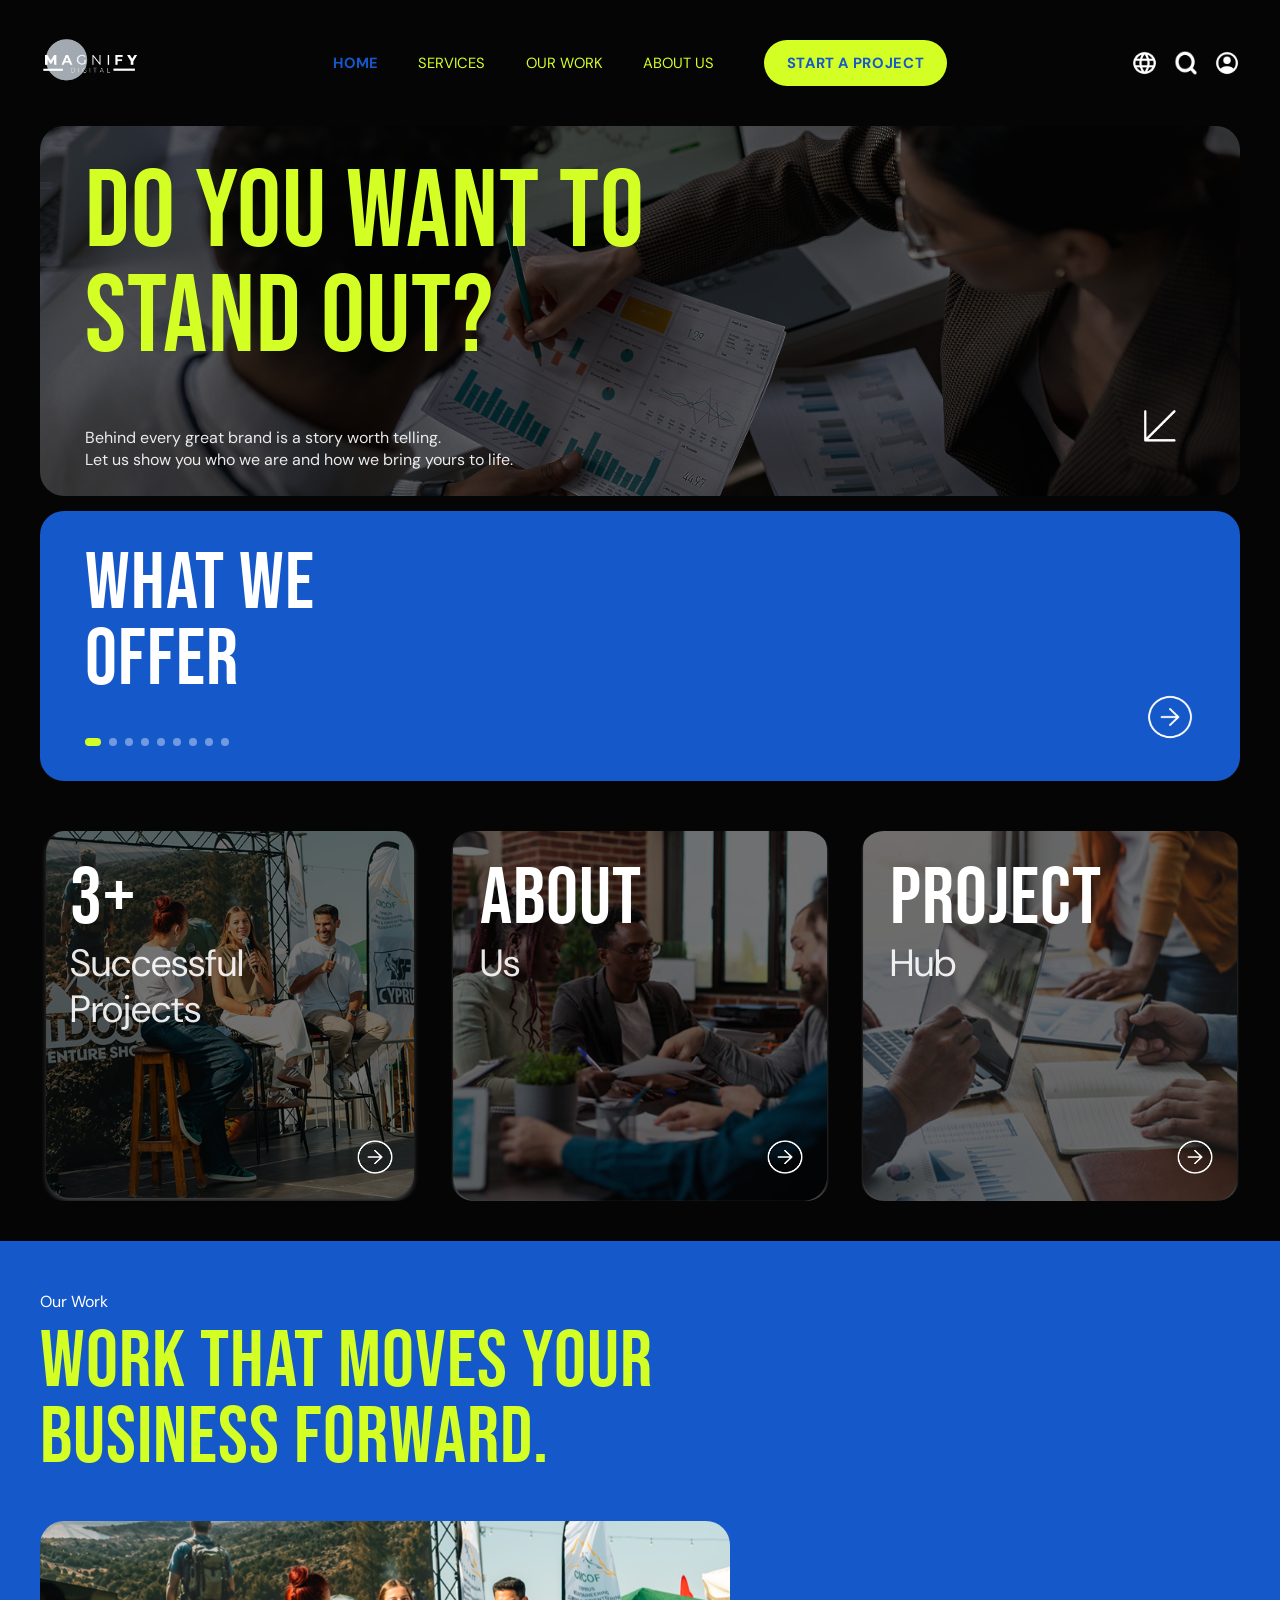
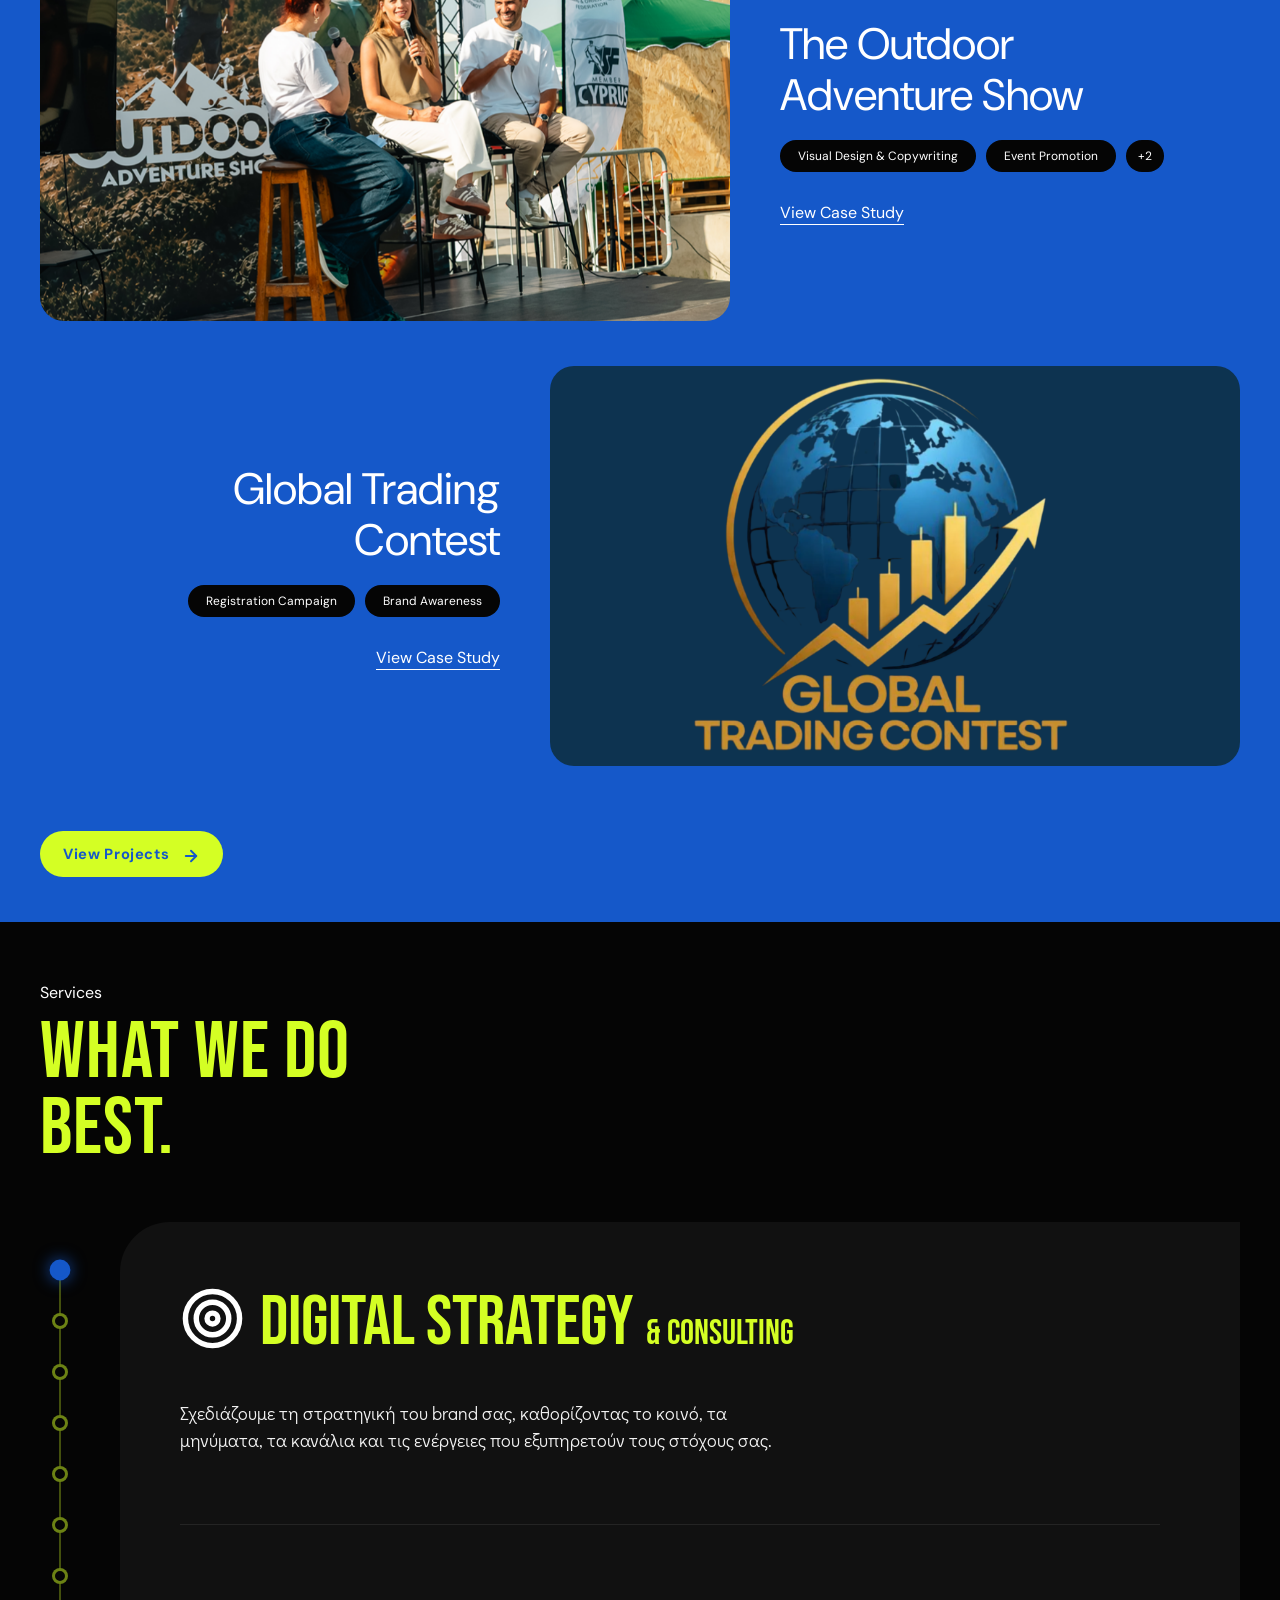
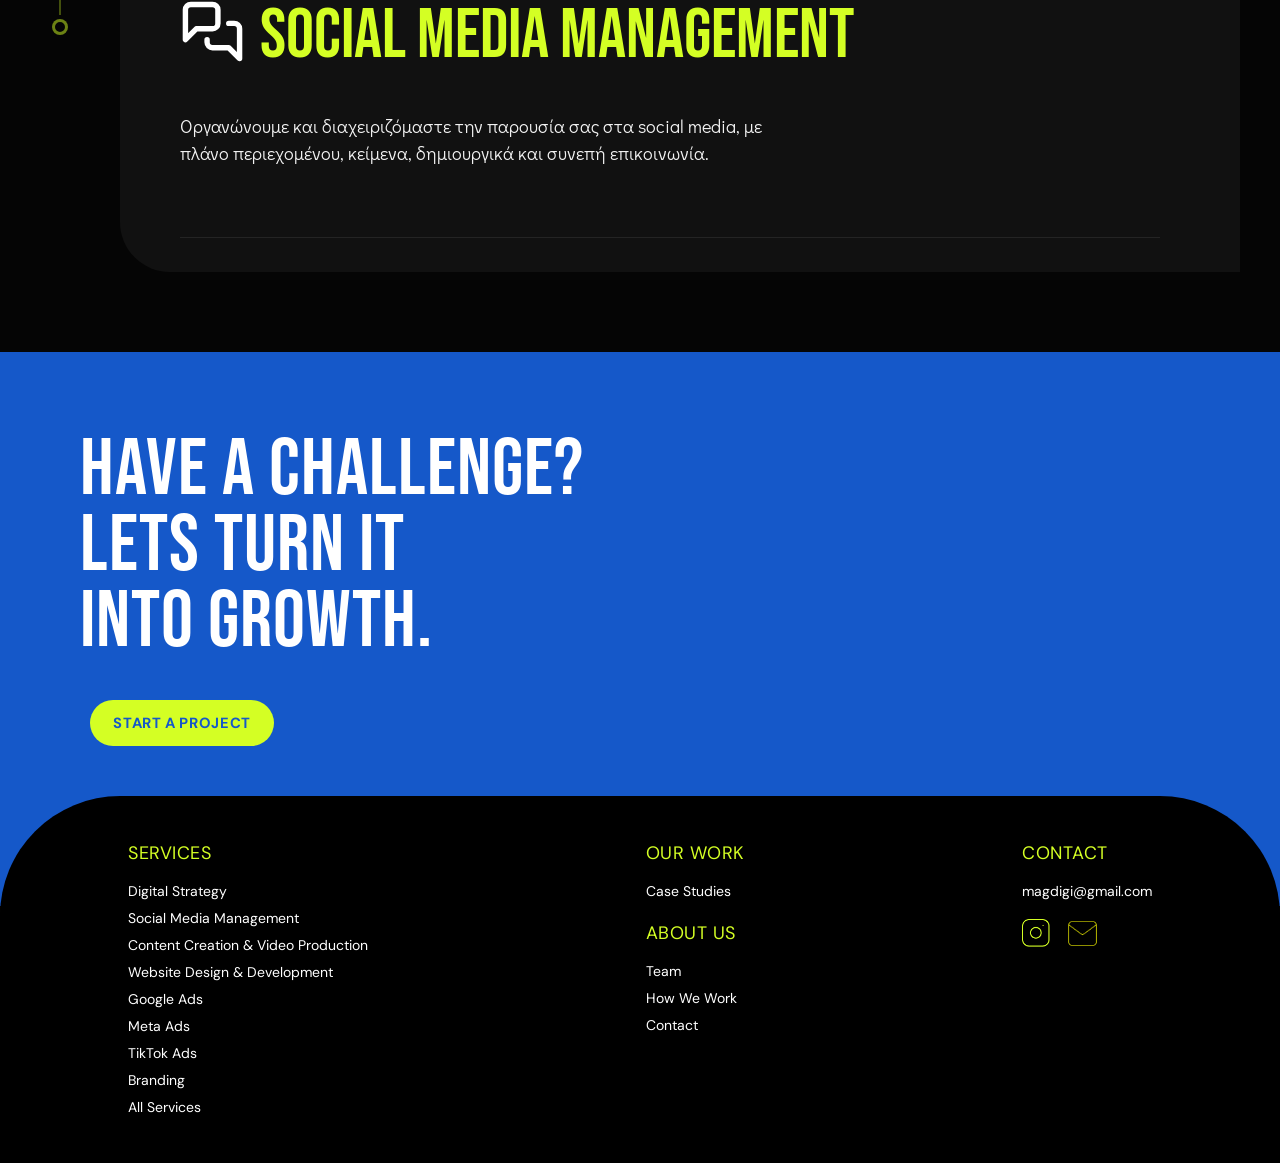
<file: index.html>
<!DOCTYPE html>
<html lang="en">

<head>
    <meta charset="UTF-8">
    <meta name="viewport" content="width=device-width, initial-scale=1.0">
    <title>Midnight Black Menu</title>

    <link rel="preconnect" href="https://fonts.googleapis.com">
    <link rel="preconnect" href="https://fonts.gstatic.com" crossorigin>
    <link
        href="https://fonts.googleapis.com/css2?family=Bebas+Neue&family=DM+Sans:ital,opsz,wght@0,9..40,100..1000;1,9..40,100..1000&family=Didact+Gothic&display=block"
        rel="stylesheet">

    <link rel="stylesheet" href="style.css">
</head>

<body>

    <!-- TOP NAVIGATION BAR -->
    <header class="navbar">
        <div class="logo-container">
            <a href="index.html">
                <img src="images/logo.png" alt="Company Logo" class="logo">
            </a>
        </div>

        <nav class="center-nav">
            <a href="index.html" class="nav-item active" data-text="HOME">HOME</a>
            <a href="services.html" class="nav-item" data-text="SERVICES">SERVICES</a>
            <a href="casestudy.html" class="nav-item" data-text="OUR WORK">OUR WORK</a>
            <a href="aboutus.html" class="nav-item" data-text="ABOUT US">ABOUT US</a>
            <a href="javascript:void(0);" class="btn-start">START A PROJECT</a>
        </nav>

        <div class="right-icons">
            <a href="javascript:void(0);" class="icon-link"><img src="images/language.png" alt="Language"
                    class="nav-icon"></a>
            <a href="javascript:void(0);" class="icon-link"><img src="images/search.png" alt="Search"
                    class="nav-icon"></a>
            <a href="javascript:void(0);" class="icon-link"><img src="images/account.png" alt="Account"
                    class="nav-icon"></a>
        </div>
    </header>

    <!-- MAIN CONTENT -->
    <main class="container">

        <section class="hero-card">
            <img src="images/hero-bg.png" alt="Hero Background" class="hero-bg-img">

            <div class="hero-text-content">
                <h1 class="title title-yellow hero-title">
                    DO YOU WANT TO<br>
                    STAND OUT?
                </h1>
                <p class="hero-subtitle">
                    Behind every great brand is a story worth telling.<br>
                    Let us show you who we are and how we bring yours to life.
                </p>
            </div>

            <a href="javascript:void(0);" class="hero-arrow-link">
                <img src="images/arrow-diagonal.png" alt="Scroll Down" class="arrow-icon-img">
            </a>
        </section>

        <!-- Interactive Carousel -->
        <section class="offer-card">

            <div class="offer-slide active" id="slide-1">
                <div class="hero-text-content">
                    <h2 class="title title-white offer-title">WHAT WE<br>OFFER</h2>
                </div>
            </div>

            <div class="offer-slide" id="slide-2">
                <div class="slide-header">
                    <svg class="target-icon" viewBox="0 0 24 24" fill="none" stroke="#ffffff" stroke-width="2"
                        stroke-linecap="round" stroke-linejoin="round">
                        <circle cx="12" cy="12" r="10"></circle>
                        <circle cx="12" cy="12" r="6"></circle>
                        <circle cx="12" cy="12" r="2"></circle>
                    </svg>
                    <h2 class="slide-title-main">DIGITAL STRATEGY <span class="slide-title-sub">& CONSULTING</span></h2>
                </div>
                <p class="slide-description">Στρατηγική ανάπτυξης, καθορισμός κοινού<br>και κανάλια επικοινωνίας
                    ευθυγραμμισμένα με τους στόχους σας.</p>
            </div>

            <div class="offer-slide" id="slide-3">
                <div class="slide-header">
                    <svg class="target-icon" viewBox="0 0 24 24" fill="none" stroke="#ffffff" stroke-width="2"
                        stroke-linecap="round" stroke-linejoin="round">
                        <path d="M14 9a2 2 0 0 1-2 2H6l-4 4V4c0-1.1.9-2 2-2h8a2 2 0 0 1 2 2z"></path>
                        <path d="M18 9h2a2 2 0 0 1 2 2v11l-4-4h-6a2 2 0 0 1-2-2v-1"></path>
                    </svg>
                    <h2 class="slide-title-main">SOCIAL MEDIA MANAGEMENT</h2>
                </div>
                <p class="slide-description">Οργανώνουμε και διαχειριζόμαστε την παρουσία σας στα social media, με πλάνο
                    περιεχομένου, κείμενα, δημιουργικά και συνεπή επικοινωνία.</p>
            </div>

            <div class="offer-slide" id="slide-4">
                <div class="slide-header">
                    <svg class="target-icon" viewBox="0 0 24 24" fill="none" stroke="#ffffff" stroke-width="2"
                        stroke-linecap="round" stroke-linejoin="round">
                        <polygon points="23 7 16 12 23 17 23 7"></polygon>
                        <rect x="1" y="5" width="15" height="14" rx="2" ry="2"></rect>
                    </svg>
                    <h2 class="slide-title-main">CONTENT CREATION <span class="slide-title-sub">& VIDEO
                            PRODUCTION</span></h2>
                </div>
                <p class="slide-description">Παραγωγή οπτικοακουστικού περιεχομένου, video shooting και γραφικά, απόλυτα
                    προσαρμοσμένα για κάθε πλατφόρμα.</p>
            </div>

            <div class="offer-slide" id="slide-5">
                <div class="slide-header">
                    <svg class="target-icon" viewBox="0 0 24 24" fill="none" stroke="#ffffff" stroke-width="2"
                        stroke-linecap="round" stroke-linejoin="round">
                        <rect x="2" y="3" width="20" height="14" rx="2" ry="2"></rect>
                        <line x1="8" y1="21" x2="16" y2="21"></line>
                        <line x1="12" y1="17" x2="12" y2="21"></line>
                    </svg>
                    <h2 class="slide-title-main">WEBSITE DESIGN <span class="slide-title-sub">& DEVELOPMENT</span></h2>
                </div>
                <p class="slide-description">Σχεδιάζουμε και αναπτύσσουμε λειτουργικές ιστοσελίδες, εστιασμένων στη
                    βέλτιστη εμπειρία χρήστη και την αύξηση μετατροπών.</p>
            </div>

            <div class="offer-slide" id="slide-6">
                <div class="slide-header">
                    <svg class="target-icon" viewBox="0 0 24 24" fill="none" stroke="#ffffff" stroke-width="2"
                        stroke-linecap="round" stroke-linejoin="round">
                        <circle cx="11" cy="11" r="8"></circle>
                        <line x1="21" y1="21" x2="16.65" y2="16.65"></line>
                    </svg>
                    <h2 class="slide-title-main">GOOGLE ADS</h2>
                </div>
                <p class="slide-description">Στοχευμένες καμπάνιες αναζήτησης για την άμεση προσέλκυση χρηστών που
                    αναζητούν ενεργά τις υπηρεσίες σας.</p>
            </div>

            <!-- Meta Ads Slide with New Megaphone Icon -->
            <div class="offer-slide" id="slide-7">
                <div class="slide-header">
                    <img src="images/meta-ads-icon.png" alt="Meta Ads" class="target-icon">
                    <h2 class="slide-title-main">META ADS</h2>
                </div>
                <p class="slide-description">Βελτιστοποιημένες διαφημίσεις σε Facebook και Instagram για αύξηση
                    αναγνωρισιμότητας και ενίσχυση πωλήσεων.</p>
            </div>

            <div class="offer-slide" id="slide-8">
                <div class="slide-header">
                    <svg class="target-icon" viewBox="0 0 24 24" fill="none" stroke="#ffffff" stroke-width="2"
                        stroke-linecap="round" stroke-linejoin="round">
                        <rect x="5" y="2" width="14" height="20" rx="2" ry="2"></rect>
                        <line x1="12" y1="18" x2="12.01" y2="18"></line>
                    </svg>
                    <h2 class="slide-title-main">TIKTOK ADS</h2>
                </div>
                <p class="slide-description">Δυναμικές βίντεο-καμπάνιες με εγγενές ύφος, ιδανικές για την άμεση σύνδεση
                    με το κοινό του TikTok.</p>
            </div>

            <div class="offer-slide" id="slide-9">
                <div class="slide-header">
                    <svg class="target-icon" viewBox="0 0 24 24" fill="none" stroke="#ffffff" stroke-width="2"
                        stroke-linecap="round" stroke-linejoin="round">
                        <circle cx="13.5" cy="6.5" r=".5" fill="#ffffff"></circle>
                        <circle cx="17.5" cy="10.5" r=".5" fill="#ffffff"></circle>
                        <circle cx="8.5" cy="7.5" r=".5" fill="#ffffff"></circle>
                        <circle cx="6.5" cy="12.5" r=".5" fill="#ffffff"></circle>
                        <path
                            d="M12 2C6.5 2 2 6.5 2 12s4.5 10 10 10c.926 0 1.648-.746 1.648-1.688 0-.437-.18-.835-.437-1.125-.29-.289-.438-.652-.438-1.125a1.64 1.64 0 0 1 1.668-1.668h1.996c3.051 0 5.555-2.503 5.555-5.554C21.965 6.012 17.461 2 12 2z">
                        </path>
                    </svg>
                    <h2 class="slide-title-main">BRANDING</h2>
                </div>
                <p class="slide-description">Διαμόρφωση οπτικής και λεκτικής ταυτότητας, από τον σχεδιασμό λογοτύπου
                    μέχρι το συνολικό ύφος επικοινωνίας.</p>
            </div>

            <div class="pagination-dots">
                <span class="dot active" onclick="changeSlide(1)"></span>
                <span class="dot" onclick="changeSlide(2)"></span>
                <span class="dot" onclick="changeSlide(3)"></span>
                <span class="dot" onclick="changeSlide(4)"></span>
                <span class="dot" onclick="changeSlide(5)"></span>
                <span class="dot" onclick="changeSlide(6)"></span>
                <span class="dot" onclick="changeSlide(7)"></span>
                <span class="dot" onclick="changeSlide(8)"></span>
                <span class="dot" onclick="changeSlide(9)"></span>
            </div>

            <a href="javascript:void(0);" class="offer-arrow-link" onclick="nextSlide()">
                <img src="images/arrow-right.png" alt="Next" class="arrow-icon-img">
            </a>
        </section>

        <!-- Grid Cards (3 Columns) -->
        <section class="cards-grid">
            <div class="grid-card">
                <img src="images/card1-bg.png" alt="Successful Projects" class="grid-card-bg">
                <div class="grid-card-content">
                    <h3 class="title title-white grid-card-title">3+</h3>
                    <p class="grid-card-subtitle">Successful<br>Projects</p>
                </div>
                <a href="casestudy.html" class="grid-card-arrow">
                    <img src="images/arrow-right.png" alt="View Projects" class="grid-arrow-img">
                </a>
            </div>

            <div class="grid-card">
                <img src="images/card2-bg.png" alt="About Us" class="grid-card-bg">
                <div class="grid-card-content">
                    <h3 class="title title-white grid-card-title">ABOUT</h3>
                    <p class="grid-card-subtitle">Us</p>
                </div>
                <a href="aboutus.html" class="grid-card-arrow">
                    <img src="images/arrow-right.png" alt="About Us" class="grid-arrow-img">
                </a>
            </div>

            <div class="grid-card">
                <img src="images/card3-bg.png" alt="Project Hub" class="grid-card-bg">
                <div class="grid-card-content">
                    <h3 class="title title-white grid-card-title">PROJECT</h3>
                    <p class="grid-card-subtitle">Hub</p>
                </div>
                <a href="javascript:void(0);" class="grid-card-arrow">
                    <img src="images/arrow-right.png" alt="Project Hub" class="grid-arrow-img">
                </a>
            </div>
        </section>

    </main>

    <!-- OUR WORK SECTION -->
    <section class="our-work-section">
        <div class="our-work-inner">
            <div class="our-work-header">
                <span class="subtitle">Our Work</span>
                <h2 class="title title-yellow our-work-title">
                    WORK THAT MOVES YOUR<br>BUSINESS FORWARD.
                </h2>
            </div>

            <div class="project-row">
                <div class="project-image-wrapper">
                    <img src="images/project1-bg.png" alt="The Outdoor Adventure Show" class="project-img">
                </div>
                <div class="project-info">
                    <h3 class="project-name">The Outdoor<br>Adventure Show</h3>
                    <div class="project-tags">
                        <span class="tag">Visual Design & Copywriting</span>
                        <span class="tag">Event Promotion</span>
                        <span class="tag tag-circle">+2</span>
                    </div>
                    <a href="javascript:void(0);" class="case-study-link">View Case Study</a>
                </div>
            </div>

            <div class="project-row reverse">
                <div class="project-image-wrapper">
                    <img src="images/project2-bg.png" alt="Global Trading Contest" class="project-img">
                </div>
                <div class="project-info align-right">
                    <h3 class="project-name">Global Trading<br>Contest</h3>
                    <div class="project-tags right-align">
                        <span class="tag">Registration Campaign</span>
                        <span class="tag">Brand Awareness</span>
                    </div>
                    <a href="javascript:void(0);" class="case-study-link">View Case Study</a>
                </div>
            </div>

            <div class="view-all-wrapper">
                <a href="javascript:void(0);" class="btn-view-projects">
                    View Projects
                    <svg width="18" height="18" viewBox="0 0 24 24" fill="none" stroke="currentColor" stroke-width="2.5"
                        stroke-linecap="round" stroke-linejoin="round" style="margin-left: 5px; margin-bottom: -3px;">
                        <line x1="5" y1="12" x2="19" y2="12"></line>
                        <polyline points="12 5 19 12 12 19"></polyline>
                    </svg>
                </a>
            </div>
        </div>
    </section>

    <!-- WHAT WE DO BEST (VERTICAL SCROLL TIMELINE) -->
    <section class="what-we-do-section">
        <div class="what-we-do-header">
            <span class="subtitle">Services</span>
            <h2 class="title title-yellow what-we-do-title">
                WHAT WE DO<br>BEST.
            </h2>
        </div>

        <div class="what-we-do-grid">
            <!-- Timeline dots with click-to-scroll functionality -->
            <div class="timeline-tracker">
                <span class="timeline-dot active" data-index="0" onclick="scrollToService(0)"></span>
                <span class="timeline-dot" data-index="1" onclick="scrollToService(1)"></span>
                <span class="timeline-dot" data-index="2" onclick="scrollToService(2)"></span>
                <span class="timeline-dot" data-index="3" onclick="scrollToService(3)"></span>
                <span class="timeline-dot" data-index="4" onclick="scrollToService(4)"></span>
                <span class="timeline-dot" data-index="5" onclick="scrollToService(5)"></span>
                <span class="timeline-dot" data-index="6" onclick="scrollToService(6)"></span>
                <span class="timeline-dot" data-index="7" onclick="scrollToService(7)"></span>
            </div>

            <div class="scrollable-services-box" id="servicesScrollBox">
                <div class="service-scroll-item" data-index="0">
                    <div class="slide-header">
                        <svg class="target-icon" viewBox="0 0 24 24" fill="none" stroke="#ffffff" stroke-width="2"
                            stroke-linecap="round" stroke-linejoin="round">
                            <circle cx="12" cy="12" r="10"></circle>
                            <circle cx="12" cy="12" r="6"></circle>
                            <circle cx="12" cy="12" r="2"></circle>
                        </svg>
                        <h2 class="slide-title-main">DIGITAL STRATEGY <span class="slide-title-sub">& CONSULTING</span>
                        </h2>
                    </div>
                    <p class="slide-description">Σχεδιάζουμε τη στρατηγική του brand σας, καθορίζοντας το κοινό, τα
                        μηνύματα, τα κανάλια και τις ενέργειες που εξυπηρετούν τους στόχους σας.</p>
                </div>

                <div class="service-scroll-item" data-index="1">
                    <div class="slide-header">
                        <svg class="target-icon" viewBox="0 0 24 24" fill="none" stroke="#ffffff" stroke-width="2"
                            stroke-linecap="round" stroke-linejoin="round">
                            <path d="M14 9a2 2 0 0 1-2 2H6l-4 4V4c0-1.1.9-2 2-2h8a2 2 0 0 1 2 2z"></path>
                            <path d="M18 9h2a2 2 0 0 1 2 2v11l-4-4h-6a2 2 0 0 1-2-2v-1"></path>
                        </svg>
                        <h2 class="slide-title-main">SOCIAL MEDIA MANAGEMENT</h2>
                    </div>
                    <p class="slide-description">Οργανώνουμε και διαχειριζόμαστε την παρουσία σας στα social media, με
                        πλάνο περιεχομένου, κείμενα, δημιουργικά και συνεπή επικοινωνία.</p>
                </div>

                <div class="service-scroll-item" data-index="2">
                    <div class="slide-header">
                        <svg class="target-icon" viewBox="0 0 24 24" fill="none" stroke="#ffffff" stroke-width="2"
                            stroke-linecap="round" stroke-linejoin="round">
                            <polygon points="23 7 16 12 23 17 23 7"></polygon>
                            <rect x="1" y="5" width="15" height="14" rx="2" ry="2"></rect>
                        </svg>
                        <h2 class="slide-title-main">CONTENT CREATION <span class="slide-title-sub">& VIDEO
                                PRODUCTION</span></h2>
                    </div>
                    <p class="slide-description">Δημιουργούμε περιεχόμενο που παρουσιάζει το brand σας μέσα από ιδέες,
                        σενάρια, video shooting, editing και γραφικά προσαρμοσμένα σε κάθε πλατφόρμα.</p>
                </div>

                <div class="service-scroll-item" data-index="3">
                    <div class="slide-header">
                        <svg class="target-icon" viewBox="0 0 24 24" fill="none" stroke="#ffffff" stroke-width="2"
                            stroke-linecap="round" stroke-linejoin="round">
                            <rect x="2" y="3" width="20" height="14" rx="2" ry="2"></rect>
                            <line x1="8" y1="21" x2="16" y2="21"></line>
                            <line x1="12" y1="17" x2="12" y2="21"></line>
                        </svg>
                        <h2 class="slide-title-main">WEBSITE DESIGN <span class="slide-title-sub">& DEVELOPMENT</span>
                        </h2>
                    </div>
                    <p class="slide-description">Σχεδιάζουμε και αναπτύσσουμε λειτουργικές ιστοσελίδες, εστιασμένων στη
                        βέλτιστη εμπειρία χρήστη και την αύξηση μετατροπών.</p>
                </div>

                <div class="service-scroll-item" data-index="4">
                    <div class="slide-header">
                        <svg class="target-icon" viewBox="0 0 24 24" fill="none" stroke="#ffffff" stroke-width="2"
                            stroke-linecap="round" stroke-linejoin="round">
                            <circle cx="11" cy="11" r="8"></circle>
                            <line x1="21" y1="21" x2="16.65" y2="16.65"></line>
                        </svg>
                        <h2 class="slide-title-main">GOOGLE ADS</h2>
                    </div>
                    <p class="slide-description">Στοχευμένες καμπάνιες αναζήτησης για την άμεση προσέλκυση χρηστών που
                        αναζητούν ενεργά τις υπηρεσίες σας.</p>
                </div>

                <!-- Timeline Meta Ads Item with New Megaphone Icon -->
                <div class="service-scroll-item" data-index="5">
                    <div class="slide-header">
                        <img src="images/meta-ads-icon.png" alt="Meta Ads" class="target-icon">
                        <h2 class="slide-title-main">META ADS</h2>
                    </div>
                    <p class="slide-description">Δημιουργούμε και βελτιστοποιούμε καμπάνιες σε Facebook και Instagram,
                        με στόχο την αναγνωρισιμότητα, την προσέλκυση ενδιαφέροντος και την υποστήριξη πωλήσεων ή
                        εγγραφών.</p>
                </div>

                <div class="service-scroll-item" data-index="6">
                    <div class="slide-header">
                        <svg class="target-icon" viewBox="0 0 24 24" fill="none" stroke="#ffffff" stroke-width="2"
                            stroke-linecap="round" stroke-linejoin="round">
                            <rect x="5" y="2" width="14" height="20" rx="2" ry="2"></rect>
                            <line x1="12" y1="18" x2="12.01" y2="18"></line>
                        </svg>
                        <h2 class="slide-title-main">TIKTOK ADS</h2>
                    </div>
                    <p class="slide-description">Σχεδιάζουμε καμπάνιες με βίντεο προσαρμοσμένα στο ύφος του TikTok,
                        συνδέοντας το μήνυμα του brand με το κατάλληλο κοινό.</p>
                </div>

                <div class="service-scroll-item" data-index="7">
                    <div class="slide-header">
                        <svg class="target-icon" viewBox="0 0 24 24" fill="none" stroke="#ffffff" stroke-width="2"
                            stroke-linecap="round" stroke-linejoin="round">
                            <circle cx="13.5" cy="6.5" r=".5" fill="#ffffff"></circle>
                            <circle cx="17.5" cy="10.5" r=".5" fill="#ffffff"></circle>
                            <circle cx="8.5" cy="7.5" r=".5" fill="#ffffff"></circle>
                            <circle cx="6.5" cy="12.5" r=".5" fill="#ffffff"></circle>
                            <path
                                d="M12 2C6.5 2 2 6.5 2 12s4.5 10 10 10c.926 0 1.648-.746 1.648-1.688 0-.437-.18-.835-.437-1.125-.29-.289-.438-.652-.438-1.125a1.64 1.64 0 0 1 1.668-1.668h1.996c3.051 0 5.555-2.503 5.555-5.554C21.965 6.012 17.461 2 12 2z">
                            </path>
                        </svg>
                        <h2 class="slide-title-main">BRANDING</h2>
                    </div>
                    <p class="slide-description">Διαμορφώνουμε την οπτική και λεκτική ταυτότητα του brand σας, από το
                        λογότυπο και τα χρώματα μέχρι το ύφος επικοινωνίας και τις εφαρμογές του.</p>
                </div>
            </div>
        </div>
    </section>

    <!-- CHALLENGE CTA BANNER -->
    <section class="challenge-cta-card">
        <h2 class="title title-white challenge-title">
            HAVE A CHALLENGE?<br>
            LETS TURN IT<br>
            INTO GROWTH.
        </h2>
        <a href="javascript:void(0);" class="btn-start">START A PROJECT</a>
    </section>

    <!-- WEBSITE FOOTER -->
    <footer class="site-footer">
        <div class="footer-container">

            <!-- Column 1: Services -->
            <div class="footer-col">
                <h3 class="col-heading">SERVICES</h3>
                <ul class="footer-links">
                    <li><a href="javascript:void(0);">Digital Strategy</a></li>
                    <li><a href="javascript:void(0);">Social Media Management</a></li>
                    <li><a href="javascript:void(0);">Content Creation & Video Production</a></li>
                    <li><a href="javascript:void(0);">Website Design & Development</a></li>
                    <li><a href="javascript:void(0);">Google Ads</a></li>
                    <li><a href="javascript:void(0);">Meta Ads</a></li>
                    <li><a href="javascript:void(0);">TikTok Ads</a></li>
                    <li><a href="javascript:void(0);">Branding</a></li>
                    <li><a href="javascript:void(0);">All Services</a></li>
                </ul>
            </div>

            <!-- Column 2: Our Work & About Us -->
            <div class="footer-col">
                <div class="sub-section">
                    <h3 class="col-heading">OUR WORK</h3>
                    <ul class="footer-links">
                        <li><a href="casestudy.html">Case Studies</a></li>
                    </ul>
                </div>

                <div class="sub-section">
                    <h3 class="col-heading">ABOUT US</h3>
                    <ul class="footer-links">
                        <li><a href="aboutus.html">Team</a></li>
                        <li><a href="javascript:void(0);">How We Work</a></li>
                        <li><a href="javascript:void(0);">Contact</a></li>
                    </ul>
                </div>
            </div>

            <!-- Column 3: Contact & Socials -->
            <div class="footer-col">
                <h3 class="col-heading">CONTACT</h3>
                <p class="contact-email">
                    <a href="javascript:void(0);">magdigi@gmail.com</a>
                </p>

                <div class="social-icons">
                    <a href="javascript:void(0);" class="icon-link" aria-label="Instagram">
                        <img src="images/instagram.png" alt="Instagram" class="social-img" />
                    </a>

                    <a href="javascript:void(0);" class="icon-link" aria-label="Email">
                        <img src="images/mail.png" alt="Email" class="social-img" />
                    </a>
                </div>
            </div>

        </div>
    </footer>

    <!-- SCRIPTS -->
    <script>
        document.addEventListener('wheel', function (event) {
            if (event.ctrlKey || event.metaKey) { event.preventDefault(); }
        }, { passive: false });

        document.addEventListener('keydown', function (event) {
            if ((event.ctrlKey || event.metaKey) && (event.key === '+' || event.key === '-' || event.key === '=')) { event.preventDefault(); }
        });

        function changeSlide(slideNumber) {
            const allSlides = document.querySelectorAll('.offer-slide');
            const allDots = document.querySelectorAll('.pagination-dots .dot');
            allSlides.forEach(slide => slide.classList.remove('active'));
            allDots.forEach(dot => dot.classList.remove('active'));
            const selectedSlide = document.getElementById('slide-' + slideNumber);
            if (selectedSlide) { selectedSlide.classList.add('active'); }
            allDots[slideNumber - 1].classList.add('active');
        }

        function nextSlide() {
            const allDots = document.querySelectorAll('.pagination-dots .dot');
            let currentSlideNumber = 1;
            allDots.forEach((dot, index) => {
                if (dot.classList.contains('active')) { currentSlideNumber = index + 1; }
            });
            let nextSlideNumber = currentSlideNumber + 1;
            if (nextSlideNumber > allDots.length) { nextSlideNumber = 1; }
            changeSlide(nextSlideNumber);
        }

        // Scroll spy and click-to-scroll for "What We Do Best" vertical timeline
        const scrollBox = document.getElementById('servicesScrollBox');
        const serviceItems = document.querySelectorAll('.service-scroll-item');
        const timelineDots = document.querySelectorAll('.timeline-dot');

        function scrollToService(index) {
            if (serviceItems[index]) {
                serviceItems[index].scrollIntoView({ behavior: 'smooth', block: 'start' });
            }
        }

        if (scrollBox) {
            scrollBox.addEventListener('scroll', () => {
                let index = 0;

                if (scrollBox.scrollTop + scrollBox.clientHeight >= scrollBox.scrollHeight - 10) {
                    index = serviceItems.length - 1;
                } else {
                    serviceItems.forEach((item, i) => {
                        const rect = item.getBoundingClientRect();
                        const boxRect = scrollBox.getBoundingClientRect();
                        if (rect.top - boxRect.top <= 150) { index = i; }
                    });
                }

                timelineDots.forEach((dot, i) => {
                    dot.classList.toggle('active', i === index);
                });
            });
        }
    </script>
</body>

</html>
</file>
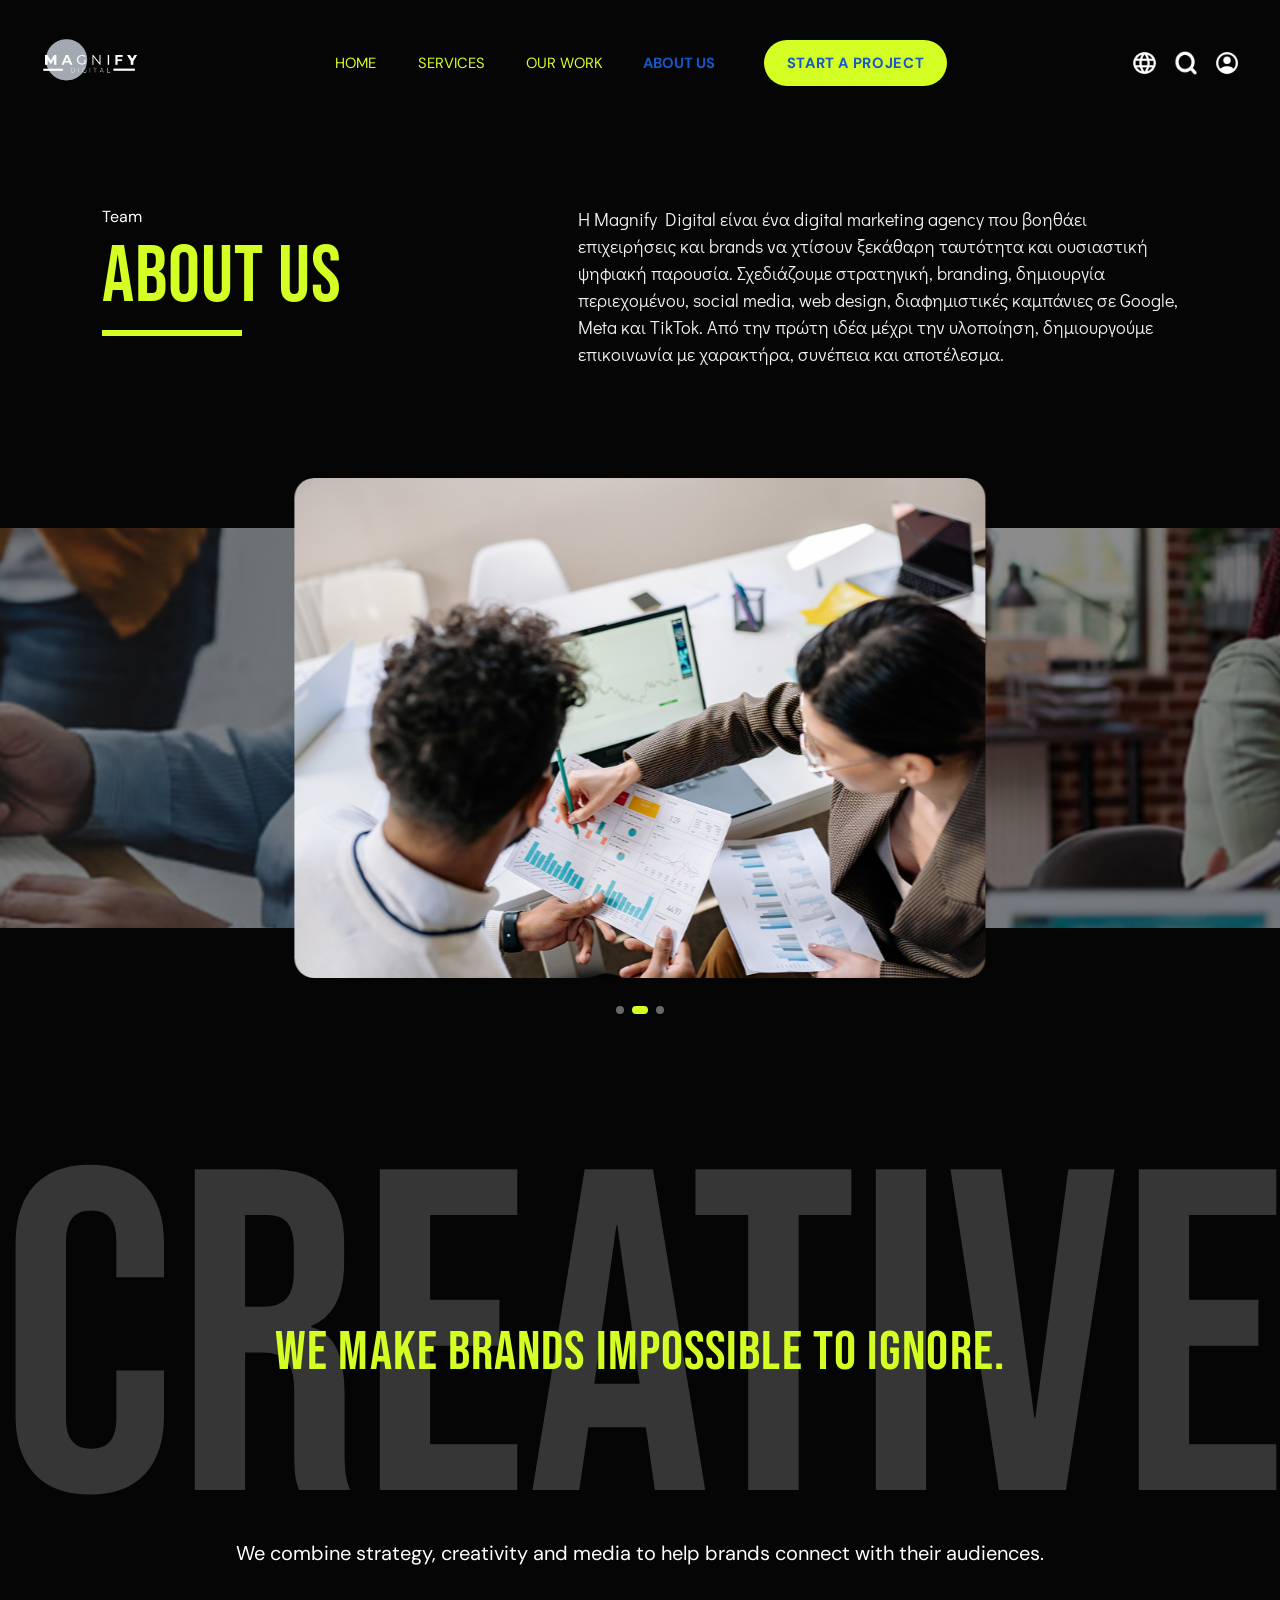
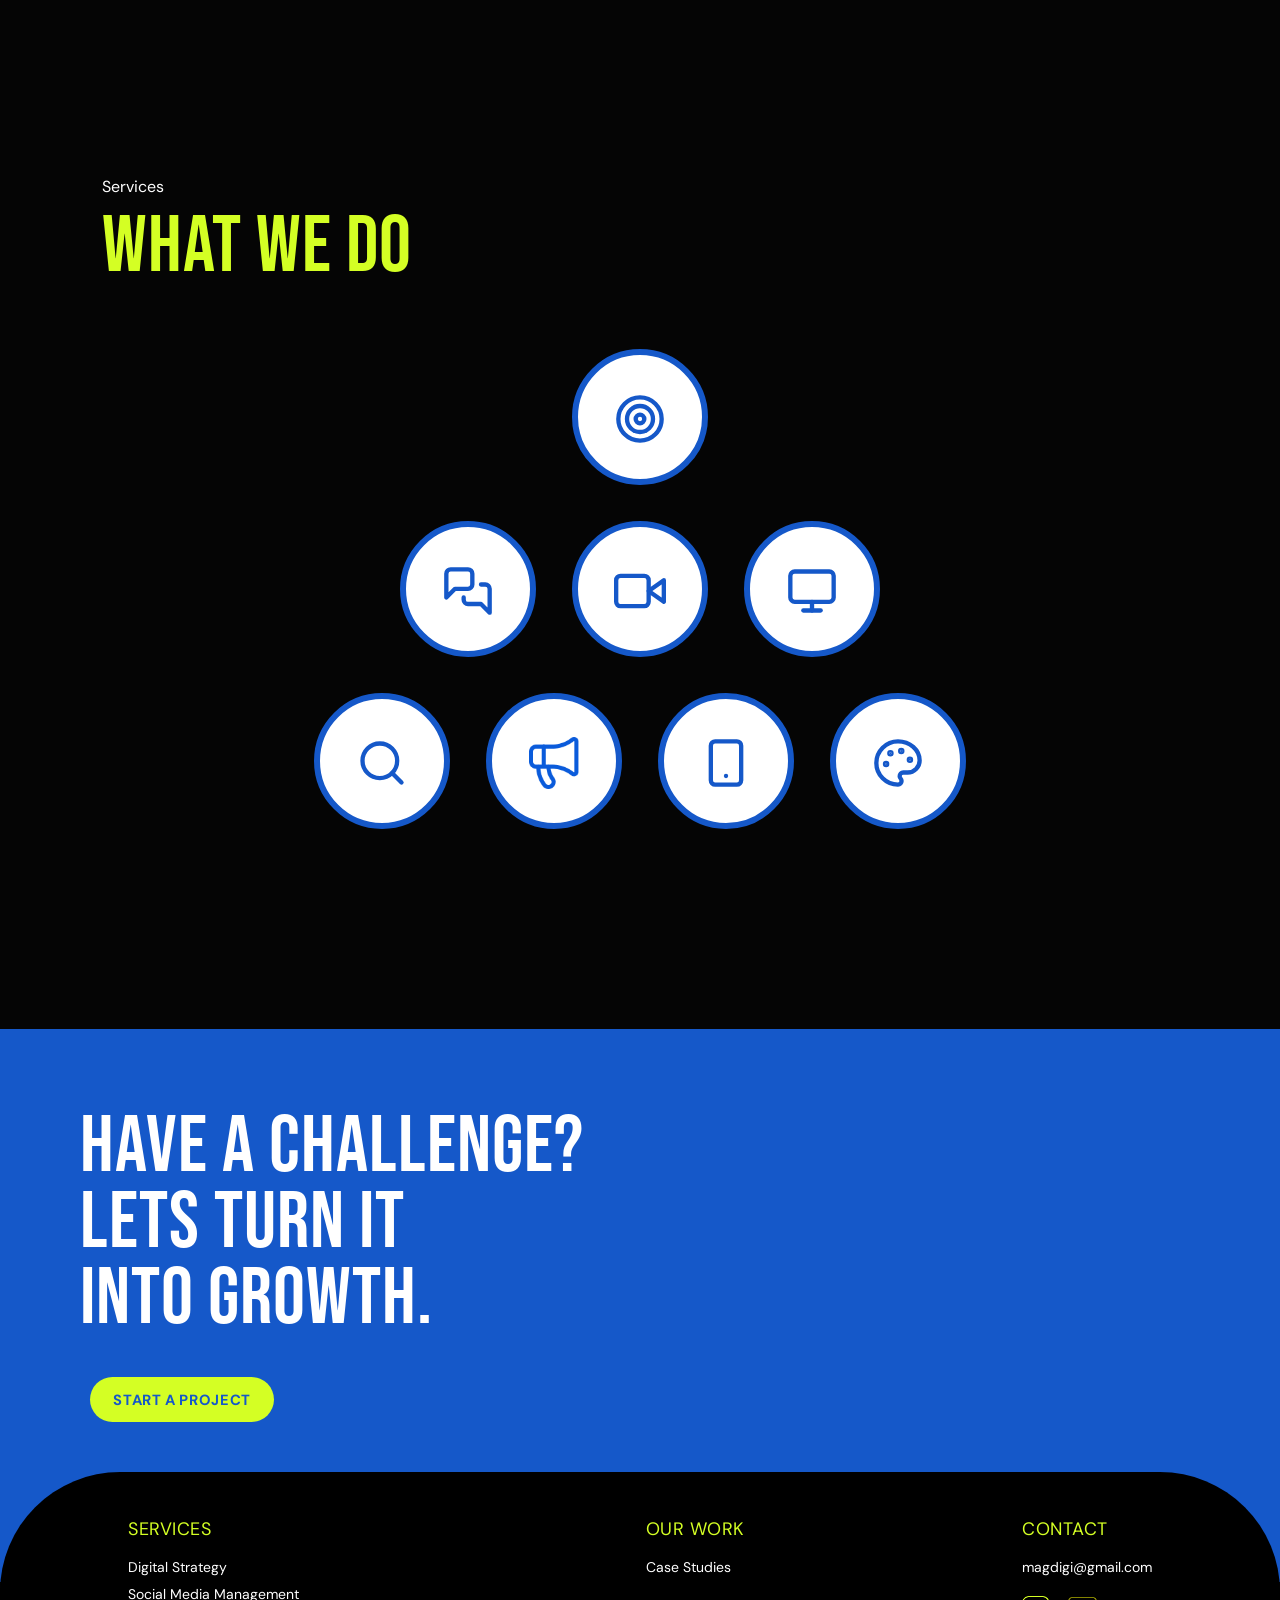
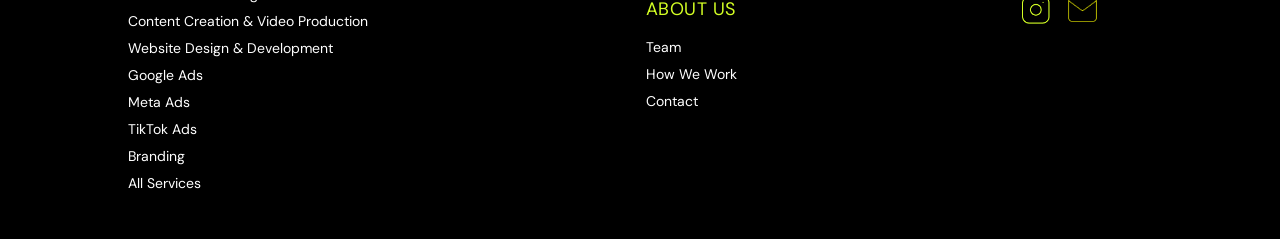
<file: aboutus.html>
<!DOCTYPE html>
<html lang="el">
<head>
  <meta charset="UTF-8" />
  <meta name="viewport" content="width=device-width, initial-scale=1.0, maximum-scale=1.0, user-scalable=no" />
  <title>Magnify - About Us</title>

  <!-- Google Fonts: DM Sans, Bebas Neue & Didact Gothic -->
  <link rel="preconnect" href="https://fonts.googleapis.com">
  <link rel="preconnect" href="https://fonts.gstatic.com" crossorigin>
  <link href="https://fonts.googleapis.com/css2?family=Bebas+Neue&family=DM+Sans:ital,opsz,wght@0,9..40,100..1000;1,9..40,100..1000&family=Didact+Gothic&display=block" rel="stylesheet">

  <!-- Unified Website Stylesheet -->
  <link rel="stylesheet" href="style.css" />
</head>
<body class="about-page">

    <!-- ============ TOP NAVIGATION BAR ============ -->
  <header class="navbar">
    <div class="logo-container">
      <a href="index.html">
        <img src="images/logo.png" alt="Company Logo" class="logo">
      </a>
    </div>

    <nav class="center-nav">
      <a href="index.html" class="nav-item" data-text="HOME">HOME</a>
      <a href="services.html" class="nav-item" data-text="SERVICES">SERVICES</a>
      <a href="casestudy.html" class="nav-item" data-text="OUR WORK">OUR WORK</a>
      <a href="aboutus.html" class="nav-item active" data-text="ABOUT US">ABOUT US</a>
      <a href="#contact" class="btn-start">START A PROJECT</a>
    </nav>

    <div class="right-icons">
      <a href="javascript:void(0);" class="icon-link"><img src="images/language.png" alt="Language" class="nav-icon"></a>
      <a href="javascript:void(0);" class="icon-link"><img src="images/search.png" alt="Search" class="nav-icon"></a>
      <a href="javascript:void(0);" class="icon-link"><img src="images/account.png" alt="Account" class="nav-icon"></a>
    </div>
  </header>



  <!-- 2. ABOUT US INTRO -->
  <section class="about-hero">
    <div class="about-title">
      <span class="subtitle">Team</span>
      <h1 class="title title-yellow what-we-do-title">ABOUT US</h1>
      <div class="lime-line"></div>
    </div>
    <p class="slide-description">
      Η Magnify Digital είναι ένα digital marketing agency που βοηθάει επιχειρήσεις και brands να χτίσουν 
      ξεκάθαρη ταυτότητα και ουσιαστική ψηφιακή παρουσία. Σχεδιάζουμε στρατηγική, branding, 
      δημιουργία περιεχομένου, social media, web design, διαφημιστικές καμπάνιες σε Google, Meta και TikTok. 
      Από την πρώτη ιδέα μέχρι την υλοποίηση, δημιουργούμε επικοινωνία με χαρακτήρα, συνέπεια και αποτέλεσμα.
    </p>
  </section>

  <!-- 3. SMOOTH SLIDING PHOTOS CAROUSEL -->
  <section class="photos" id="carouselSection">
    <div class="carousel-stage">
      <div class="photo-card" data-index="0">
        <img src="images/left.jpg" alt="Left photo" />
      </div>
      <div class="photo-card" data-index="1">
        <img src="images/centre.jpg" alt="Centre photo" />
      </div>
      <div class="photo-card" data-index="2">
        <img src="images/right.jpg" alt="Right photo" />
      </div>
    </div>

    <div class="pagination-dots" id="carouselDots">
      <span class="dot" data-slide="0"></span>
      <span class="dot active" data-slide="1"></span>
      <span class="dot" data-slide="2"></span>
    </div>
  </section>

  <!-- 4. STATEMENT WITH BIIIIG SLOGAN -->
  <section class="statement-container">
    <div class="slogan-wrapper">
      <div class="biiig-slogan">CREATIVE</div>
      <h2 class="title title-yellow slogan-overlay-title">WE MAKE BRANDS IMPOSSIBLE TO IGNORE.</h2>
    </div>
    <p class="slogan-subtitle">We combine strategy, creativity and media to help brands connect with their audiences.</p>
  </section>

  <!-- 5. WHAT WE DO (EXPANDING SERVICE PILL PYRAMID) -->
  <section class="about-services">
    <span class="subtitle">Services</span>
    <h2 class="title title-yellow what-we-do-title">WHAT WE DO</h2>

    <div class="pyramid-container">
      
      <!-- Row 1: 1 Icon -->
      <div class="icon-row">
        <div class="service-pill">
          <div class="pill-content">
            <h3>DIGITAL STRATEGY</h3>
            <p>Στρατηγική ανάπτυξης και στόχευση κοινού.</p>
          </div>
          <div class="pill-icon-wrap">
            <svg class="target-icon" viewBox="0 0 24 24" fill="none" stroke="currentColor" stroke-width="2" stroke-linecap="round" stroke-linejoin="round">
              <circle cx="12" cy="12" r="10"></circle>
              <circle cx="12" cy="12" r="6"></circle>
              <circle cx="12" cy="12" r="2"></circle>
            </svg>
          </div>
        </div>
      </div>

      <!-- Row 2: 3 Icons -->
      <div class="icon-row">
        <div class="service-pill">
          <div class="pill-content">
            <h3>SOCIAL MEDIA</h3>
            <p>Πλάνο, δημιουργικά και διαχείριση social media</p>
          </div>
          <div class="pill-icon-wrap">
            <svg class="target-icon" viewBox="0 0 24 24" fill="none" stroke="currentColor" stroke-width="2" stroke-linecap="round" stroke-linejoin="round">
              <path d="M14 9a2 2 0 0 1-2 2H6l-4 4V4c0-1.1.9-2 2-2h8a2 2 0 0 1 2 2z"></path>
              <path d="M18 9h2a2 2 0 0 1 2 2v11l-4-4h-6a2 2 0 0 1-2-2v-1"></path>
            </svg>
          </div>
        </div>

        <div class="service-pill">
          <div class="pill-content">
            <h3>CONTENT & VIDEO</h3>
            <p>Video production, editing και γραφικά.</p>
          </div>
          <div class="pill-icon-wrap">
            <svg class="target-icon" viewBox="0 0 24 24" fill="none" stroke="currentColor" stroke-width="2" stroke-linecap="round" stroke-linejoin="round">
              <polygon points="23 7 16 12 23 17 23 7"></polygon>
              <rect x="1" y="5" width="15" height="14" rx="2" ry="2"></rect>
            </svg>
          </div>
        </div>

        <div class="service-pill">
          <div class="pill-content">
            <h3>WEB DESIGN</h3>
            <p>Σύγχρονες, λειτουργικές ιστοσελίδες υψηλής απόδοσης.</p>
          </div>
          <div class="pill-icon-wrap">
            <svg class="target-icon" viewBox="0 0 24 24" fill="none" stroke="currentColor" stroke-width="2" stroke-linecap="round" stroke-linejoin="round">
              <rect x="2" y="3" width="20" height="14" rx="2" ry="2"></rect>
              <line x1="8" y1="21" x2="16" y2="21"></line>
              <line x1="12" y1="17" x2="12" y2="21"></line>
            </svg>
          </div>
        </div>
      </div>

      <!-- Row 3: 4 Icons -->
      <div class="icon-row">
        <div class="service-pill">
          <div class="pill-content">
            <h3>GOOGLE ADS</h3>
            <p>Στοχευμένες καμπάνιες αναζήτησης για άμεσα αποτελέσματα.</p>
          </div>
          <div class="pill-icon-wrap">
            <svg class="target-icon" viewBox="0 0 24 24" fill="none" stroke="currentColor" stroke-width="2" stroke-linecap="round" stroke-linejoin="round">
              <circle cx="11" cy="11" r="8"></circle>
              <line x1="21" y1="21" x2="16.65" y2="16.65"></line>
            </svg>
          </div>
        </div>

        <div class="service-pill">
          <div class="pill-content">
            <h3>META ADS</h3>
            <p>Διαφημίσεις σε Facebook και Instagram.</p>
          </div>
          <div class="pill-icon-wrap">
            <img src="images/meta-ads-icon.png" alt="Meta Ads" class="target-icon" />
          </div>
        </div>

        <div class="service-pill">
          <div class="pill-content">
            <h3>TIKTOK ADS</h3>
            <p>Δυναμικές βίντεο-καμπάνιες στο TikTok.</p>
          </div>
          <div class="pill-icon-wrap">
            <svg class="target-icon" viewBox="0 0 24 24" fill="none" stroke="currentColor" stroke-width="2" stroke-linecap="round" stroke-linejoin="round">
              <rect x="5" y="2" width="14" height="20" rx="2" ry="2"></rect>
              <line x1="12" y1="18" x2="12.01" y2="18"></line>
            </svg>
          </div>
        </div>

        <div class="service-pill">
          <div class="pill-content">
            <h3>BRANDING</h3>
            <p>Χτίζουμε ξεκάθαρη οπτική ταυτότητα που ξεχωρίζει.</p>
          </div>
          <div class="pill-icon-wrap">
            <svg class="target-icon" viewBox="0 0 24 24" fill="none" stroke="currentColor" stroke-width="2" stroke-linecap="round" stroke-linejoin="round">
              <circle cx="13.5" cy="6.5" r=".5" fill="currentColor"></circle>
              <circle cx="17.5" cy="10.5" r=".5" fill="currentColor"></circle>
              <circle cx="8.5" cy="7.5" r=".5" fill="currentColor"></circle>
              <circle cx="6.5" cy="12.5" r=".5" fill="currentColor"></circle>
              <path d="M12 2C6.5 2 2 6.5 2 12s4.5 10 10 10c.926 0 1.648-.746 1.648-1.688 0-.437-.18-.835-.437-1.125-.29-.289-.438-.652-.438-1.125a1.64 1.64 0 0 1 1.668-1.668h1.996c3.051 0 5.555-2.503 5.555-5.554C21.965 6.012 17.461 2 12 2z"></path>
            </svg>
          </div>
        </div>
      </div>

    </div>
  </section>

  <!-- 6. CHALLENGE CTA BANNER -->
  <section class="challenge-cta-card" id="contact">
    <h2 class="title title-white challenge-title">
      HAVE A CHALLENGE?<br>
      LETS TURN IT<br>
      INTO GROWTH.
    </h2>
    <a href="javascript:void(0);" class="btn-start">START A PROJECT</a>
  </section>

  <!-- 7. WEBSITE FOOTER -->
  <footer class="site-footer">
    <div class="footer-container">
      
      <!-- Column 1: Services -->
      <div class="footer-col">
        <h3 class="col-heading">SERVICES</h3>
        <ul class="footer-links">
          <li><a href="services.html#service-1">Digital Strategy</a></li>
          <li><a href="services.html#service-2">Social Media Management</a></li>
          <li><a href="services.html#service-3">Content Creation & Video Production</a></li>
          <li><a href="services.html#service-4">Website Design & Development</a></li>
          <li><a href="services.html#service-5">Google Ads</a></li>
          <li><a href="services.html#service-6">Meta Ads</a></li>
          <li><a href="services.html#service-7">TikTok Ads</a></li>
          <li><a href="services.html#service-8">Branding</a></li>
          <li><a href="services.html">All Services</a></li>
        </ul>
      </div>

      <!-- Column 2: Our Work & About Us -->
      <div class="footer-col">
        <div class="sub-section">
          <h3 class="col-heading">OUR WORK</h3>
          <ul class="footer-links">
            <li><a href="casestudy.html">Case Studies</a></li>
          </ul>
        </div>

        <div class="sub-section">
          <h3 class="col-heading">ABOUT US</h3>
          <ul class="footer-links">
            <li><a href="aboutus.html">Team</a></li>
            <li><a href="aboutus.html">How We Work</a></li>
            <li><a href="#contact">Contact</a></li>
          </ul>
        </div>
      </div>

      <!-- Column 3: Contact & Socials -->
      <div class="footer-col">
        <h3 class="col-heading">CONTACT</h3>
        <p class="contact-email">
          <a href="mailto:magdigi@gmail.com">magdigi@gmail.com</a>
        </p>

        <div class="social-icons">
          <a href="javascript:void(0);" class="icon-link" aria-label="Instagram">
            <img src="images/instagram.png" alt="Instagram" class="social-img" />
          </a>

          <a href="mailto:magdigi@gmail.com" class="icon-link" aria-label="Email">
            <img src="images/mail.png" alt="Email" class="social-img" />
          </a>
        </div>
      </div>

    </div>
  </footer>

  <!-- Scripts: Zoom Lock + Smooth GPU Sliding Carousel -->
  <script>
    // Block trackpad/keyboard zooming
    document.addEventListener('wheel', function(event) {
      if (event.ctrlKey || event.metaKey) event.preventDefault();
    }, { passive: false });

    document.addEventListener('keydown', function(event) {
      if ((event.ctrlKey || event.metaKey) && (event.key === '+' || event.key === '-' || event.key === '=')) {
        event.preventDefault();
      }
    });

    // Smooth GPU-Accelerated Carousel
    const cards = Array.from(document.querySelectorAll('.photo-card'));
    const dots = Array.from(document.querySelectorAll('.pagination-dots .dot'));
    const carouselSection = document.getElementById('carouselSection');
    let activeIndex = 1; // Start with centre.jpg in the middle

    function renderCarousel() {
      const total = cards.length;
      cards.forEach((card, i) => {
        card.classList.remove('pos-center', 'pos-left', 'pos-right');

        if (i === activeIndex) {
          card.classList.add('pos-center');
        } else if (i === (activeIndex - 1 + total) % total) {
          card.classList.add('pos-left');
        } else {
          card.classList.add('pos-right');
        }
      });

      dots.forEach((dot, i) => {
        dot.classList.toggle('active', i === activeIndex);
      });
    }

    function goToSlide(index) {
      activeIndex = (index + cards.length) % cards.length;
      renderCarousel();
    }

    renderCarousel();

    cards.forEach((card, index) => {
      card.addEventListener('click', () => {
        if (index !== activeIndex) {
          goToSlide(index);
          resetTimer();
        }
      });
    });

    dots.forEach((dot, index) => {
      dot.addEventListener('click', () => {
        goToSlide(index);
        resetTimer();
      });
    });

    let autoTimer = setInterval(() => goToSlide(activeIndex + 1), 4500);

    function resetTimer() {
      clearInterval(autoTimer);
      autoTimer = setInterval(() => goToSlide(activeIndex + 1), 4500);
    }

    carouselSection.addEventListener('mouseenter', () => clearInterval(autoTimer));
    carouselSection.addEventListener('mouseleave', () => resetTimer());
  </script>

</body>
</html>
</file>
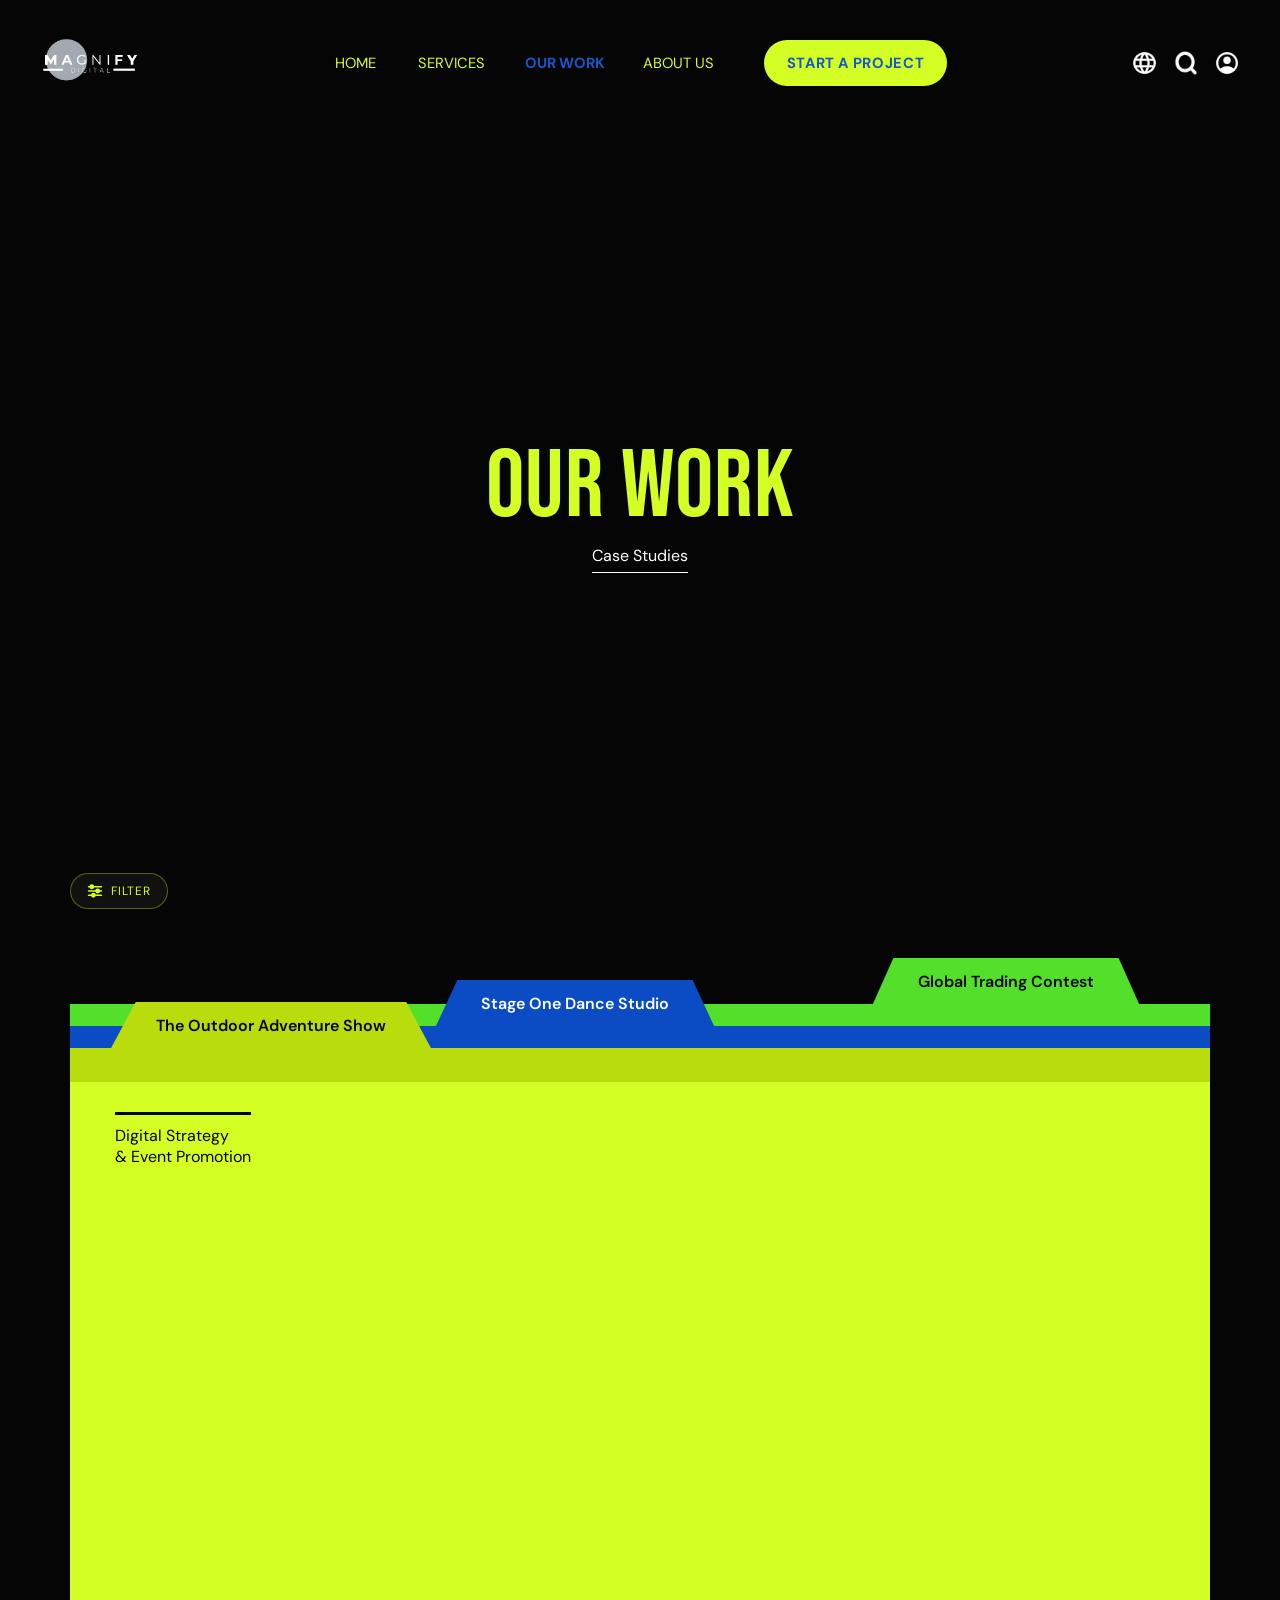
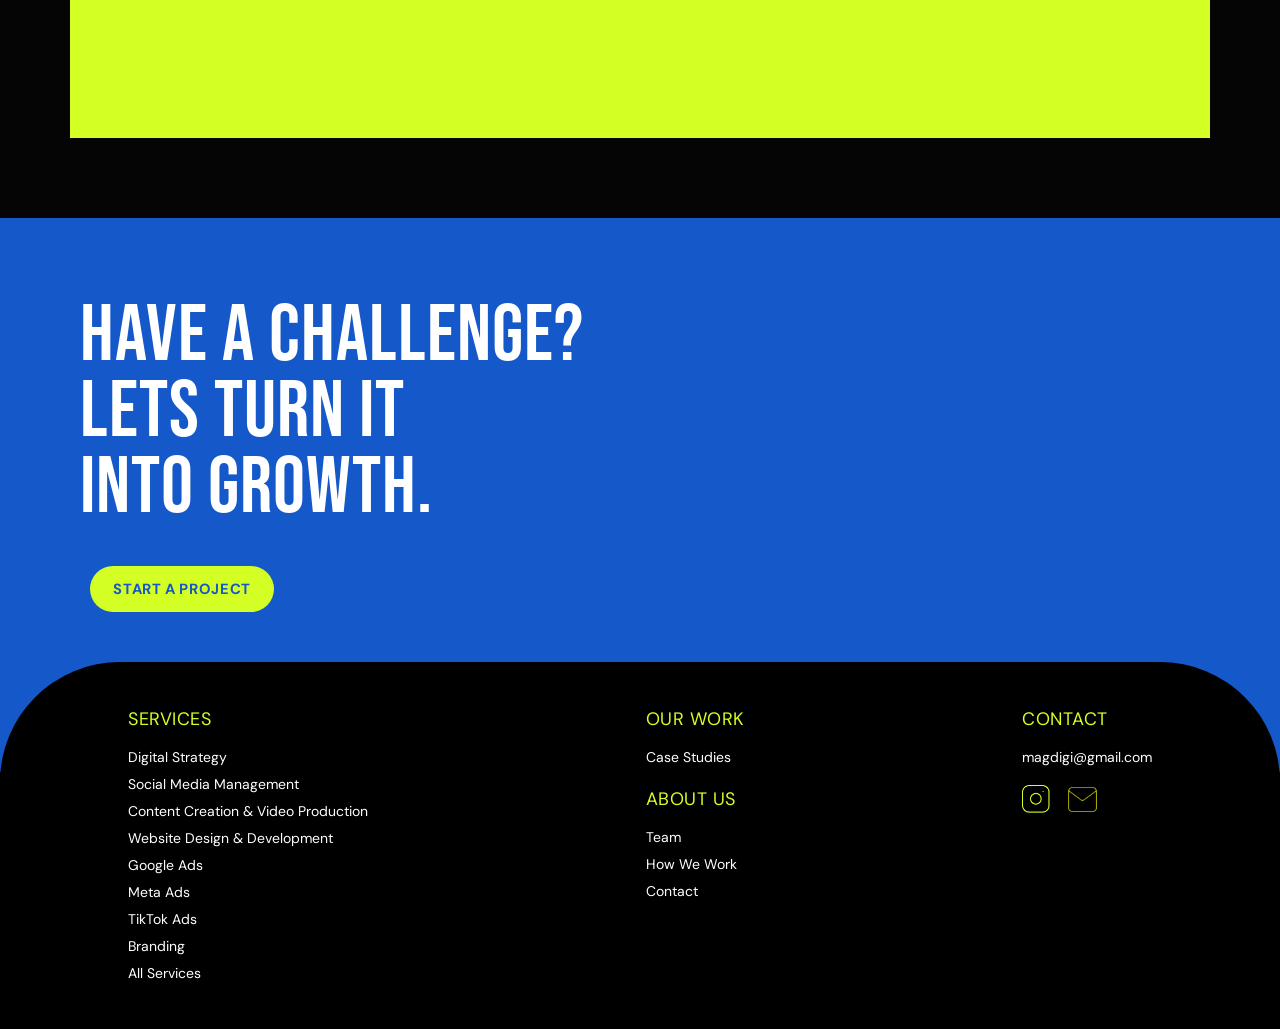
<file: casestudy.html>
<!DOCTYPE html>
<html lang="en">
<head>
  <meta charset="UTF-8">
  <meta name="viewport" content="width=device-width, initial-scale=1.0">
  <title>Our Work | Magnify</title>

  <link rel="preconnect" href="https://fonts.googleapis.com">
  <link rel="preconnect" href="https://fonts.gstatic.com" crossorigin>
  <link href="https://fonts.googleapis.com/css2?family=Bebas+Neue&family=DM+Sans:ital,opsz,wght@0,9..40,100..1000;1,9..40,100..1000&family=Didact+Gothic&display=block" rel="stylesheet">

  <link rel="stylesheet" href="style.css">
</head>
<body>

  <!-- ============ TOP NAVIGATION BAR ============ -->
  <header class="navbar">
    <div class="logo-container">
      <a href="index.html">
        <img src="images/logo.png" alt="Company Logo" class="logo">
      </a>
    </div>

    <nav class="center-nav">
      <a href="index.html" class="nav-item" data-text="HOME">HOME</a>
      <a href="services.html" class="nav-item" data-text="SERVICES">SERVICES</a>
      <a href="casestudy.html" class="nav-item active" data-text="OUR WORK">OUR WORK</a>
      <a href="aboutus.html" class="nav-item" data-text="ABOUT US">ABOUT US</a>
      <a href="#contact" class="btn-start">START A PROJECT</a>
    </nav>

    <div class="right-icons">
      <a href="javascript:void(0);" class="icon-link"><img src="images/language.png" alt="Language" class="nav-icon"></a>
      <a href="javascript:void(0);" class="icon-link"><img src="images/search.png" alt="Search" class="nav-icon"></a>
      <a href="javascript:void(0);" class="icon-link"><img src="images/account.png" alt="Account" class="nav-icon"></a>
    </div>
  </header>

  <!-- ============ OUR WORK HERO ============ -->
  <section class="work-hero">
    <h1 class="title title-yellow our-work-title">OUR WORK</h1>
    <p class="subtitle work-subtitle">Case Studies</p>
  </section>

  <!-- ============ CASE STUDIES FOLDERS ============ -->
  <main class="work" id="folders">

    <input type="radio" name="project" id="tab1" checked>
    <input type="radio" name="project" id="tab2">
    <input type="radio" name="project" id="tab3">

    <div class="filter-bar" id="filterBar">
      <button type="button" class="filter-toggle" id="filterToggle" aria-expanded="false">
        <svg class="filter-icon" viewBox="0 0 30 30" fill="none" stroke="#D4FF24" stroke-width="3" stroke-linecap="round">
          <line x1="3" y1="7" x2="27" y2="7"/>
          <line x1="3" y1="15" x2="27" y2="15"/>
          <line x1="3" y1="23" x2="27" y2="23"/>
          <circle cx="9" cy="7" r="3" fill="#D4FF24"/>
          <circle cx="20" cy="15" r="3" fill="#D4FF24"/>
          <circle cx="12" cy="23" r="3" fill="#D4FF24"/>
        </svg>
        <span>Filter</span>
      </button>

      <div class="filter-options" id="filterOptions">
        <button type="button" class="tag filter-pill active">All</button>
        <button type="button" class="tag filter-pill">Digital Strategy</button>
        <button type="button" class="tag filter-pill">Social Media</button>
        <button type="button" class="tag filter-pill">Content &amp; Video</button>
        <button type="button" class="tag filter-pill">Web Design</button>
        <button type="button" class="tag filter-pill">Google Ads</button>
        <button type="button" class="tag filter-pill">Meta Ads</button>
        <button type="button" class="tag filter-pill">TikTok Ads</button>
        <button type="button" class="tag filter-pill">Branding</button>
      </div>
    </div>

    <div class="folders-stage">

      <!-- FOLDER 1 -->
      <section class="folder lime" id="f1">
        <label for="tab1" class="folder-tab">The Outdoor Adventure Show</label>
        <div class="folder-body">
          <label for="tab1" class="folder-back" aria-label="The Outdoor Adventure Show"></label>
          <a href="casestudydetails.html" class="paper">
            <div class="paper-content">
              <p class="subtitle blue-text">2026</p>
              <h2 class="title our-work-title">The Outdoor Adventure Show</h2>
              <p class="subtitle">Digital Strategy &amp; Event Promotion</p>
              <div class="pills">
                <span class="tag">Digital Strategy</span>
                <span class="tag">Event Promotion</span>
                <span class="tag">Content Planning</span>
                <span class="tag">Visual Design &amp; Copywriting</span>
              </div>
            </div>
          </a>
          <div class="front">
            <p class="subtitle front-text">Digital Strategy<br>&amp; Event Promotion</p>
          </div>
        </div>
      </section>

      <!-- FOLDER 2 -->
      <section class="folder blue" id="f2">
        <label for="tab2" class="folder-tab">Stage One Dance Studio</label>
        <div class="folder-body">
          <label for="tab2" class="folder-back" aria-label="Stage One Dance Studio"></label>
          <div class="paper">
            <div class="paper-content">
              <p class="subtitle blue-text">2026</p>
              <h2 class="title our-work-title">Stage One Dance Studio</h2>
              <p class="subtitle">Social Media &amp; Branding</p>
              <div class="pills">
                <span class="tag">Social Media</span>
                <span class="tag">Branding</span>
              </div>
            </div>
          </div>
          <div class="front">
            <p class="subtitle front-text">Social Media<br>&amp; Branding</p>
          </div>
        </div>
      </section>

      <!-- FOLDER 3 -->
      <section class="folder green" id="f3">
        <label for="tab3" class="folder-tab">Global Trading Contest</label>
        <div class="folder-body">
          <label for="tab3" class="folder-back" aria-label="Global Trading Contest"></label>
          <div class="paper">
            <div class="paper-content">
              <p class="subtitle blue-text">2026</p>
              <h2 class="title our-work-title">Global Trading Contest</h2>
              <p class="subtitle">Meta Ads &amp; Content</p>
              <div class="pills">
                <span class="tag">Meta Ads</span>
                <span class="tag">Content</span>
              </div>
            </div>
          </div>
          <div class="front">
            <p class="subtitle front-text">Meta Ads<br>&amp; Content</p>
          </div>
        </div>
      </section>

    </div>

  </main>

  <!-- ============ CHALLENGE CTA BANNER ============ -->
  <section class="challenge-cta-card" id="contact">
    <h2 class="title title-white challenge-title">
      HAVE A CHALLENGE?<br>
      LETS TURN IT<br>
      INTO GROWTH.
    </h2>
    <a href="javascript:void(0);" class="btn-start">START A PROJECT</a>
  </section>

  <!-- ============ WEBSITE FOOTER ============ -->
  <footer class="site-footer">
    <div class="footer-container">

      <!-- Column 1: Services -->
      <div class="footer-col">
        <h3 class="col-heading">SERVICES</h3>
        <ul class="footer-links">
          <li><a href="javascript:void(0);">Digital Strategy</a></li>
          <li><a href="javascript:void(0);">Social Media Management</a></li>
          <li><a href="javascript:void(0);">Content Creation &amp; Video Production</a></li>
          <li><a href="javascript:void(0);">Website Design &amp; Development</a></li>
          <li><a href="javascript:void(0);">Google Ads</a></li>
          <li><a href="javascript:void(0);">Meta Ads</a></li>
          <li><a href="javascript:void(0);">TikTok Ads</a></li>
          <li><a href="javascript:void(0);">Branding</a></li>
          <li><a href="services.html">All Services</a></li>
        </ul>
      </div>

      <!-- Column 2: Our Work & About Us -->
      <div class="footer-col">
        <div class="sub-section">
          <h3 class="col-heading">OUR WORK</h3>
          <ul class="footer-links">
            <li><a href="casestudy.html">Case Studies</a></li>
          </ul>
        </div>

        <div class="sub-section">
          <h3 class="col-heading">ABOUT US</h3>
          <ul class="footer-links">
            <li><a href="aboutus.html">Team</a></li>
            <li><a href="javascript:void(0);">How We Work</a></li>
            <li><a href="#contact">Contact</a></li>
          </ul>
        </div>
      </div>

      <!-- Column 3: Contact & Socials -->
      <div class="footer-col">
        <h3 class="col-heading">CONTACT</h3>
        <p class="contact-email">
          <a href="mailto:magdigi@gmail.com">magdigi@gmail.com</a>
        </p>

        <div class="social-icons">
          <a href="javascript:void(0);" class="icon-link" aria-label="Instagram">
            <img src="images/instagram.png" alt="Instagram" class="social-img">
          </a>

          <a href="mailto:magdigi@gmail.com" class="icon-link" aria-label="Email">
            <img src="images/mail.png" alt="Email" class="social-img">
          </a>
        </div>
      </div>

    </div>
  </footer>

  <script>
    const filterBar = document.getElementById('filterBar');
    const filterToggle = document.getElementById('filterToggle');
    const filterPills = document.querySelectorAll('.filter-pill');

    filterToggle.addEventListener('click', () => {
      const isOpen = filterBar.classList.toggle('open');
      filterToggle.setAttribute('aria-expanded', isOpen);
    });

    filterPills.forEach((pill) => {
      pill.addEventListener('click', () => {
        filterPills.forEach((p) => p.classList.remove('active'));
        pill.classList.add('active');
      });
    });
  </script>

</body>
</html>
</file>
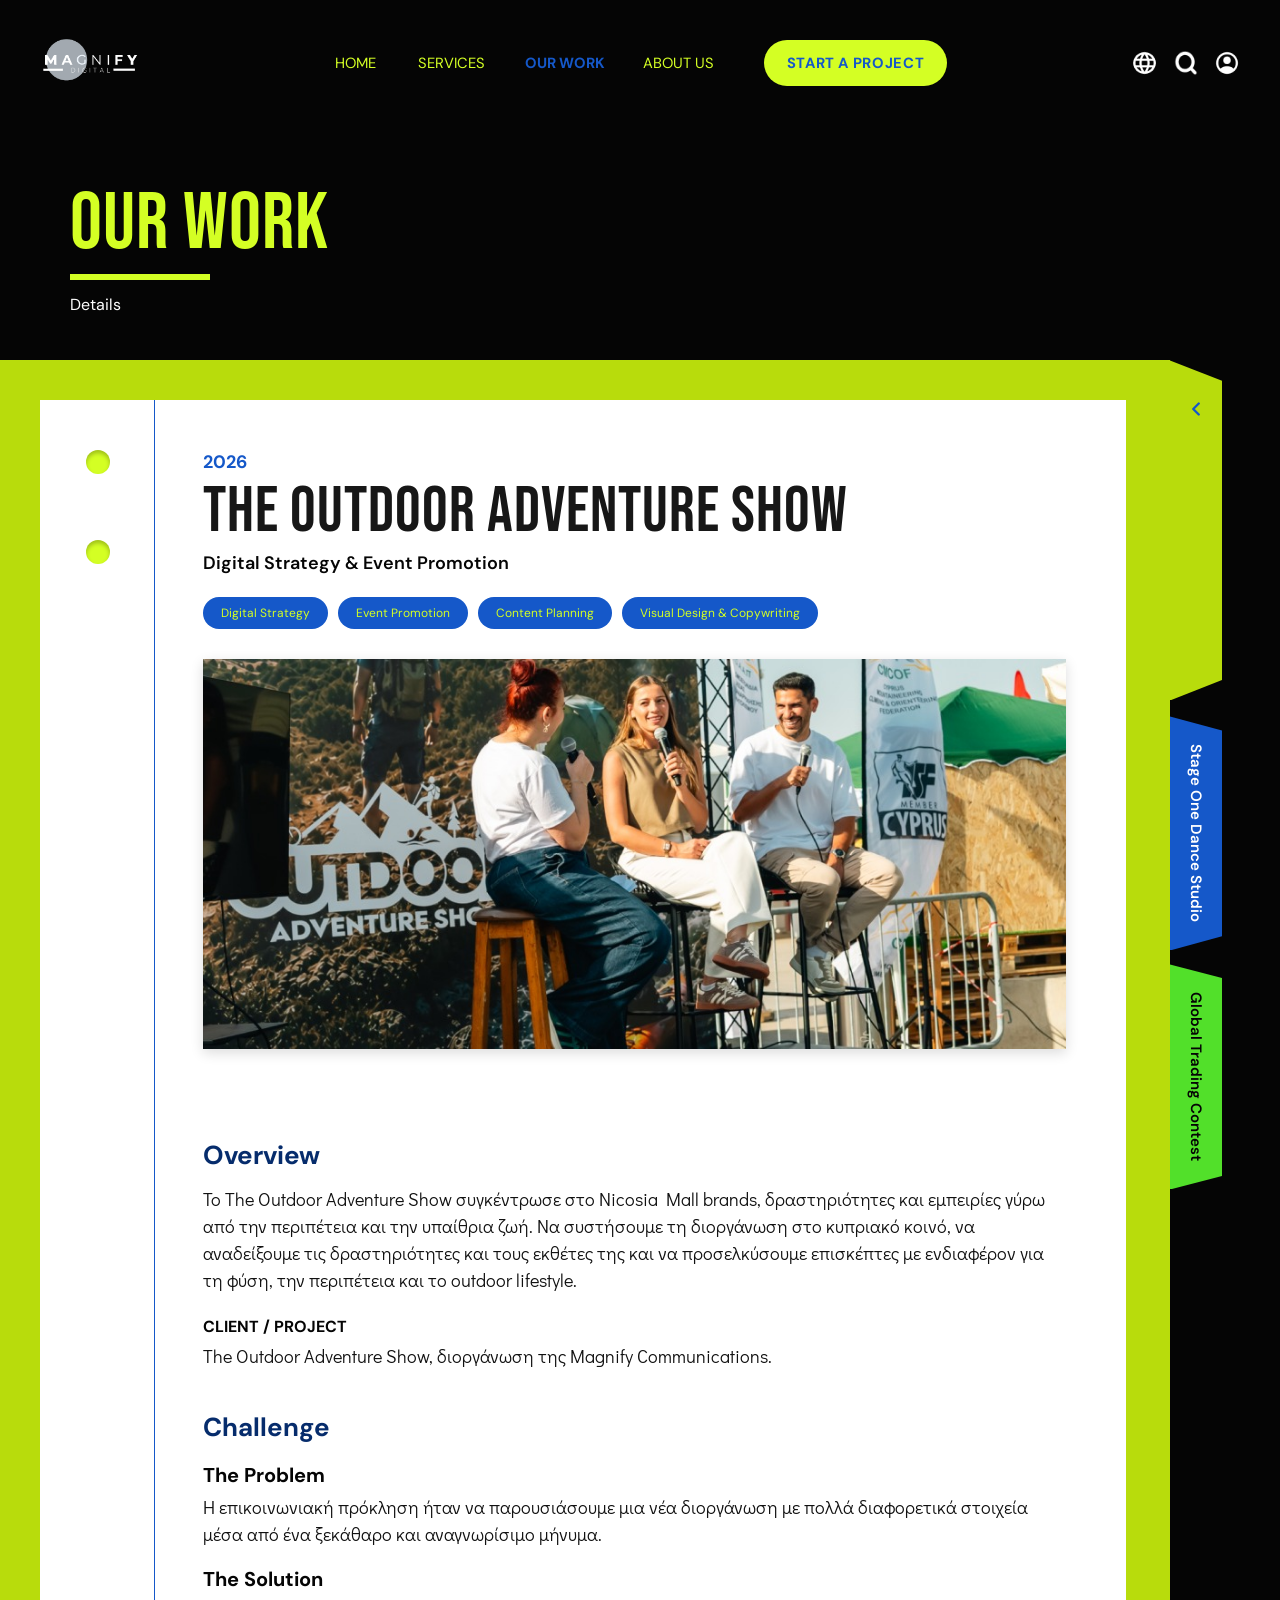
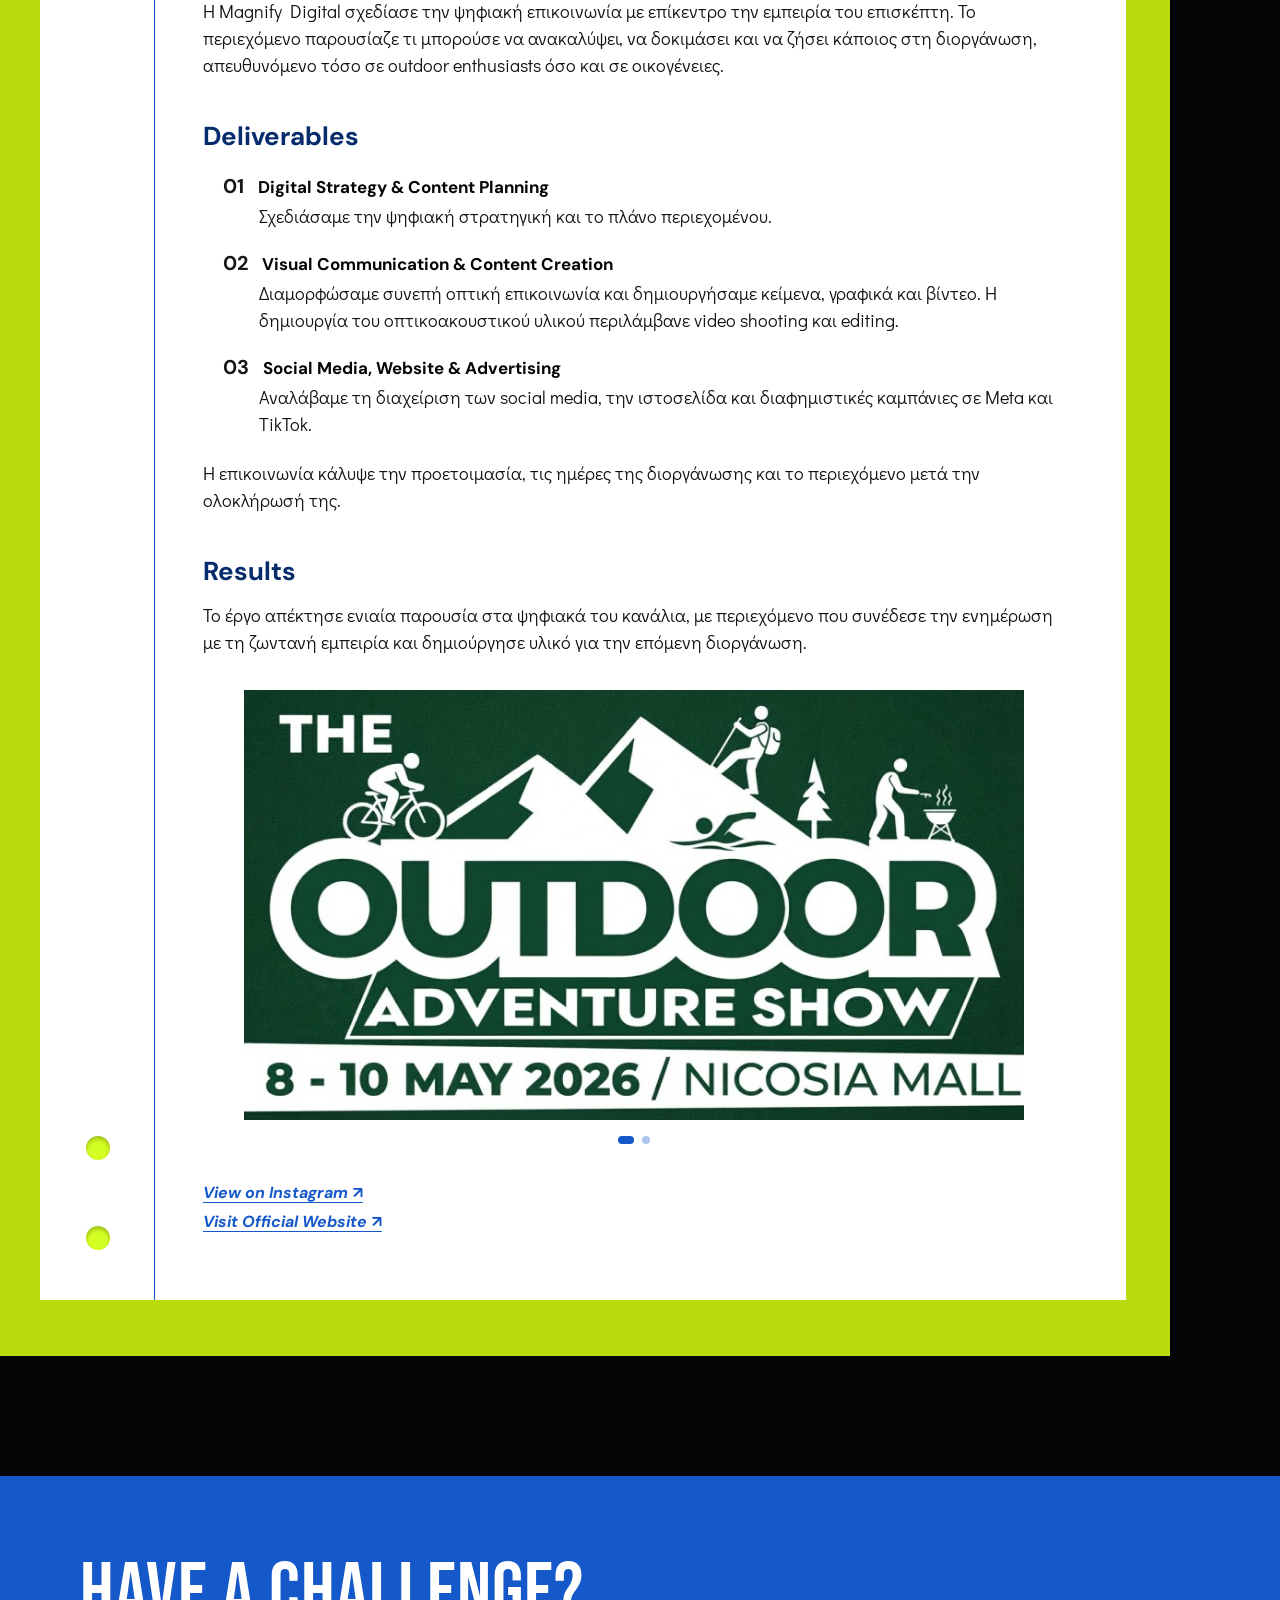
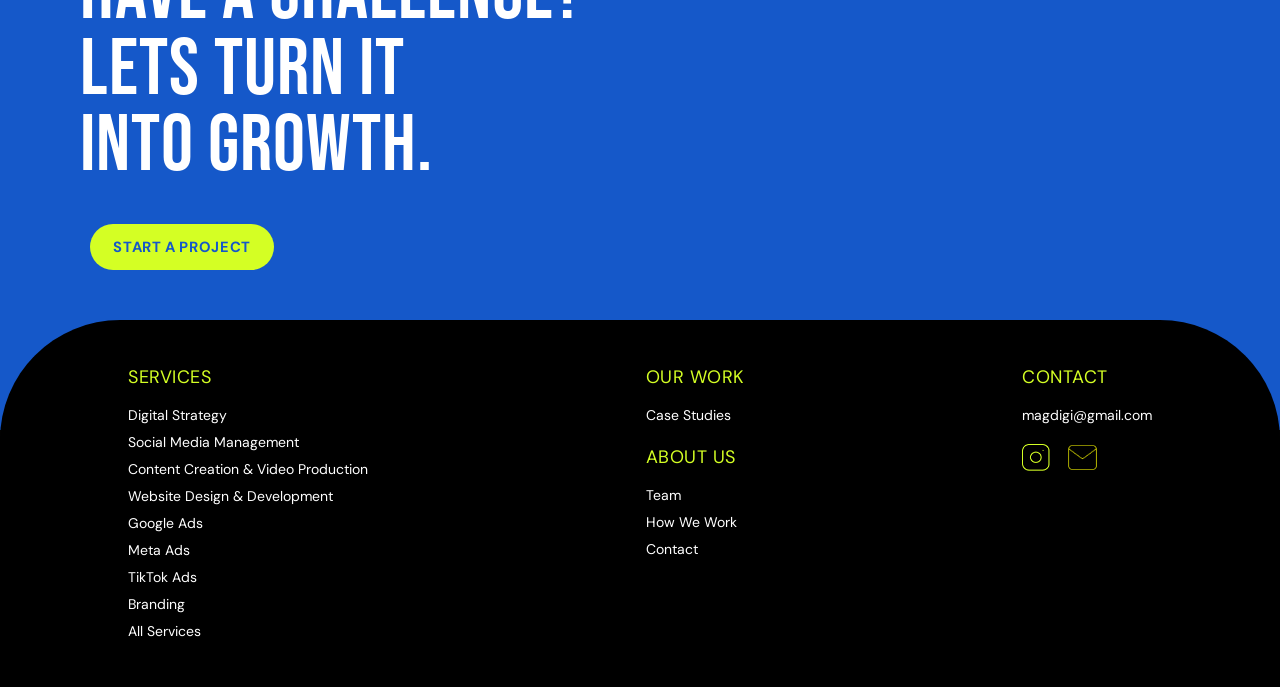
<file: casestudydetails.html>
<!DOCTYPE html>
<html lang="el">
<head>
  <meta charset="UTF-8">
  <meta name="viewport" content="width=device-width, initial-scale=1.0, maximum-scale=1.0, user-scalable=no">
  <title>The Outdoor Adventure Show | Case Study | Magnify Digital</title>

  <link rel="preconnect" href="https://fonts.googleapis.com">
  <link rel="preconnect" href="https://fonts.gstatic.com" crossorigin>
  <link href="https://fonts.googleapis.com/css2?family=Bebas+Neue&family=DM+Sans:ital,opsz,wght@0,9..40,100..1000;1,9..40,100..1000&family=Didact+Gothic&display=block" rel="stylesheet">

  <link rel="stylesheet" href="style.css">
</head>
<body>

  <!-- ============ TOP NAVIGATION BAR ============ -->
  <header class="navbar">
    <div class="logo-container">
      <a href="index.html">
        <img src="images/logo.png" alt="Magnify Digital" class="logo">
      </a>
    </div>

    <nav class="center-nav">
      <a href="index.html" class="nav-item" data-text="HOME">HOME</a>
      <a href="services.html" class="nav-item" data-text="SERVICES">SERVICES</a>
      <a href="casestudy.html" class="nav-item active" data-text="OUR WORK">OUR WORK</a>
      <a href="aboutus.html" class="nav-item" data-text="ABOUT US">ABOUT US</a>
      <a href="#contact" class="btn-start">START A PROJECT</a>
    </nav>

    <div class="right-icons">
      <a href="javascript:void(0);" class="icon-link"><img src="images/language.png" alt="Language" class="nav-icon"></a>
      <a href="javascript:void(0);" class="icon-link"><img src="images/search.png" alt="Search" class="nav-icon"></a>
      <a href="javascript:void(0);" class="icon-link"><img src="images/account.png" alt="Account" class="nav-icon"></a>
    </div>
  </header>

  <!-- ============ PAGE TITLE ============ -->
  <section class="cs-detail-hero">
    <h1 class="title title-yellow our-work-title">OUR WORK</h1>
    <div class="lime-line" aria-hidden="true"></div>
    <p class="subtitle">Details</p>
  </section>

  <!-- ============ CASE STUDY FOLDER & WHITE SHEET ============ -->
  <main class="work cs-detail-work">
    <div class="cs-folder-frame">

      <a href="casestudy.html#folders" class="cs-lime-tab" aria-label="Back to Case Studies">
        <svg viewBox="0 0 24 24" fill="none" stroke="currentColor" stroke-width="2.6" stroke-linecap="round" stroke-linejoin="round">
          <polyline points="15 6 9 12 15 18"></polyline>
        </svg>
      </a>

      <article class="cs-sheet">
        <span class="cs-hole cs-hole-1" aria-hidden="true"></span>
        <span class="cs-hole cs-hole-2" aria-hidden="true"></span>
        <span class="cs-hole cs-hole-3" aria-hidden="true"></span>
        <span class="cs-hole cs-hole-4" aria-hidden="true"></span>

        <p class="subtitle blue-text cs-year">2026</p>
        <h2 class="title our-work-title cs-dark-title">THE OUTDOOR ADVENTURE SHOW</h2>
        <p class="subtitle cs-dark-subtitle">Digital Strategy &amp; Event Promotion</p>

        <div class="project-tags">
          <span class="tag">Digital Strategy</span>
          <span class="tag">Event Promotion</span>
          <span class="tag">Content Planning</span>
          <span class="tag">Visual Design &amp; Copywriting</span>
        </div>

        <img class="cs-featured-img" src="images/featured-outdoor-adventure-show.jpg" alt="Panel discussion on stage at The Outdoor Adventure Show">

        <h3 class="cs-heading">Overview</h3>
        <p class="slide-description cs-dark-body">
          Το The Outdoor Adventure Show συγκέντρωσε στο Nicosia Mall brands, δραστηριότητες και εμπειρίες γύρω από την περιπέτεια και την υπαίθρια ζωή. Να συστήσουμε τη διοργάνωση στο κυπριακό κοινό, να αναδείξουμε τις δραστηριότητες και τους εκθέτες της και να προσελκύσουμε επισκέπτες με ενδιαφέρον για τη φύση, την περιπέτεια και το outdoor lifestyle.
        </p>
        <p class="cs-client-label">CLIENT / PROJECT</p>
        <p class="slide-description cs-dark-body">The Outdoor Adventure Show, διοργάνωση της Magnify Communications.</p>

        <h3 class="cs-heading">Challenge</h3>
        <div class="cs-sub-block">
          <h4 class="cs-sub-heading">The Problem</h4>
          <p class="slide-description cs-dark-body">
            Η επικοινωνιακή πρόκληση ήταν να παρουσιάσουμε μια νέα διοργάνωση με πολλά διαφορετικά στοιχεία μέσα από ένα ξεκάθαρο και αναγνωρίσιμο μήνυμα.
          </p>
        </div>
        <div class="cs-sub-block">
          <h4 class="cs-sub-heading">The Solution</h4>
          <p class="slide-description cs-dark-body">
            Η Magnify Digital σχεδίασε την ψηφιακή επικοινωνία με επίκεντρο την εμπειρία του επισκέπτη. Το περιεχόμενο παρουσίαζε τι μπορούσε να ανακαλύψει, να δοκιμάσει και να ζήσει κάποιος στη διοργάνωση, απευθυνόμενο τόσο σε outdoor enthusiasts όσο και σε οικογένειες.
          </p>
        </div>

        <h3 class="cs-heading">Deliverables</h3>

        <div class="cs-deliverable">
          <div class="cs-deliverable-header">
            <span class="cs-deliverable-num">01</span>
            <h4 class="cs-deliverable-title">Digital Strategy &amp; Content Planning</h4>
          </div>
          <p class="slide-description cs-dark-body">Σχεδιάσαμε την ψηφιακή στρατηγική και το πλάνο περιεχομένου.</p>
        </div>

        <div class="cs-deliverable">
          <div class="cs-deliverable-header">
            <span class="cs-deliverable-num">02</span>
            <h4 class="cs-deliverable-title">Visual Communication &amp; Content Creation</h4>
          </div>
          <p class="slide-description cs-dark-body">
            Διαμορφώσαμε συνεπή οπτική επικοινωνία και δημιουργήσαμε κείμενα, γραφικά και βίντεο. Η δημιουργία του οπτικοακουστικού υλικού περιλάμβανε video shooting και editing.
          </p>
        </div>

        <div class="cs-deliverable">
          <div class="cs-deliverable-header">
            <span class="cs-deliverable-num">03</span>
            <h4 class="cs-deliverable-title">Social Media, Website &amp; Advertising</h4>
          </div>
          <p class="slide-description cs-dark-body">
            Αναλάβαμε τη διαχείριση των social media, την ιστοσελίδα και διαφημιστικές καμπάνιες σε Meta και TikTok.
          </p>
        </div>

        <p class="slide-description cs-dark-body cs-deliverables-note">
          Η επικοινωνία κάλυψε την προετοιμασία, τις ημέρες της διοργάνωσης και το περιεχόμενο μετά την ολοκλήρωσή της.
        </p>

        <h3 class="cs-heading">Results</h3>
        <p class="slide-description cs-dark-body">
          Το έργο απέκτησε ενιαία παρουσία στα ψηφιακά του κανάλια, με περιεχόμενο που συνέδεσε την ενημέρωση με τη ζωντανή εμπειρία και δημιούργησε υλικό για την επόμενη διοργάνωση.
        </p>

        <div class="cs-gallery">
          <input type="radio" name="gallery" id="gallery-1" checked>
          <input type="radio" name="gallery" id="gallery-2">

          <div class="cs-gallery-slides">
            <img class="cs-slide cs-slide-1" src="images/gallery-01.jpg" alt="The Outdoor Adventure Show, 8 - 10 May 2026, Nicosia Mall">
            <img class="cs-slide cs-slide-2" src="images/gallery-02.jpg" alt="Exhibitor flags and visitors at The Outdoor Adventure Show">
          </div>

          <div class="pagination-dots cs-gallery-dots">
            <label class="dot dot-1" for="gallery-1" aria-label="Image 1"></label>
            <label class="dot dot-2" for="gallery-2" aria-label="Image 2"></label>
          </div>
        </div>

        <div class="cs-external-links">
          <a href="https://www.instagram.com/outdooradventureshow.cy/" target="_blank" rel="noopener noreferrer">View on Instagram &#8599;</a>
          <a href="https://www.outdooradventureshow.eu/" target="_blank" rel="noopener noreferrer">Visit Official Website &#8599;</a>
        </div>
      </article>

      <div class="cs-side-tabs">
        <a href="javascript:void(0);" class="cs-side-tab cs-side-tab--blue">Stage One Dance Studio</a>
        <a href="javascript:void(0);" class="cs-side-tab cs-side-tab--green">Global Trading Contest</a>
      </div>

    </div>
  </main>

  <!-- ============ CHALLENGE CTA BANNER ============ -->
  <section class="challenge-cta-card" id="contact">
    <h2 class="title title-white challenge-title">
      HAVE A CHALLENGE?<br>
      LETS TURN IT<br>
      INTO GROWTH.
    </h2>
    <a href="javascript:void(0);" class="btn-start">START A PROJECT</a>
  </section>

  <!-- ============ WEBSITE FOOTER ============ -->
  <footer class="site-footer">
    <div class="footer-container">

      <!-- Column 1: Services -->
      <div class="footer-col">
        <h3 class="col-heading">SERVICES</h3>
        <ul class="footer-links">
          <li><a href="services.html#service-1">Digital Strategy</a></li>
          <li><a href="services.html#service-2">Social Media Management</a></li>
          <li><a href="services.html#service-3">Content Creation &amp; Video Production</a></li>
          <li><a href="services.html#service-4">Website Design &amp; Development</a></li>
          <li><a href="services.html#service-5">Google Ads</a></li>
          <li><a href="services.html#service-6">Meta Ads</a></li>
          <li><a href="services.html#service-7">TikTok Ads</a></li>
          <li><a href="services.html#service-8">Branding</a></li>
          <li><a href="services.html">All Services</a></li>
        </ul>
      </div>

      <!-- Column 2: Our Work & About Us -->
      <div class="footer-col">
        <div class="sub-section">
          <h3 class="col-heading">OUR WORK</h3>
          <ul class="footer-links">
            <li><a href="casestudy.html">Case Studies</a></li>
          </ul>
        </div>

        <div class="sub-section">
          <h3 class="col-heading">ABOUT US</h3>
          <ul class="footer-links">
            <li><a href="aboutus.html">Team</a></li>
            <li><a href="aboutus.html">How We Work</a></li>
            <li><a href="#contact">Contact</a></li>
          </ul>
        </div>
      </div>

      <!-- Column 3: Contact & Socials -->
      <div class="footer-col">
        <h3 class="col-heading">CONTACT</h3>
        <p class="contact-email">
          <a href="mailto:magdigi@gmail.com">magdigi@gmail.com</a>
        </p>

        <div class="social-icons">
          <a href="javascript:void(0);" class="icon-link" aria-label="Instagram">
            <img src="images/instagram.png" alt="Instagram" class="social-img">
          </a>

          <a href="mailto:magdigi@gmail.com" class="icon-link" aria-label="Email">
            <img src="images/mail.png" alt="Email" class="social-img">
          </a>
        </div>
      </div>

    </div>
  </footer>

  <!-- Zoom Lock Script -->
  <script>
    document.addEventListener('wheel', function(event) {
      if (event.ctrlKey || event.metaKey) event.preventDefault();
    }, { passive: false });

    document.addEventListener('keydown', function(event) {
      if ((event.ctrlKey || event.metaKey) && (event.key === '+' || event.key === '-' || event.key === '=')) {
        event.preventDefault();
      }
    });
  </script>

</body>
</html>
</file>
<file: style.css>
/* =========================================================
   01. GLOBAL RESET & CORE PAGE DEFAULTS
   ========================================================= */
* {
    margin: 0;
    padding: 0;
    box-sizing: border-box;
    font-family: 'DM Sans', sans-serif;
    font-weight: 400;
}

html {
    scroll-behavior: smooth;
}

/* overflow-x: clip prevents horizontal scroll WITHOUT breaking position: sticky */
html,
body {
    background-color: #050505;
    width: 100%;
    max-width: 100%;
    overflow-x: clip;
    color: #ffffff;
}


/* =========================================================
   02. SHARED COMPONENTS & REUSABLE CLASSES (DRY)
   ========================================================= */

/* Base Typography for all Bebas Neue Headings */
.title {
    font-family: 'Bebas Neue', sans-serif !important;
    font-weight: 400;
    text-transform: uppercase;
    letter-spacing: 1px;
    line-height: 0.95;
}

/* Universal Color Modifiers for Headings */
.title-yellow {
    color: #D4FF24;
}

.title-white {
    color: #ffffff;
}

/* Universal Section Subtitles/Eyebrows */
.subtitle {
    font-family: 'DM Sans', sans-serif;
    color: #ffffff;
    font-size: 16px;
    font-weight: 400;
    margin-bottom: 12px;
    display: block;
}

/* Universal Layout Wrappers (Main Container & Full Sections) */
.container,
.our-work-inner {
    max-width: 1350px;
    margin: 0 auto;
    padding: 0 40px;
    display: flex;
    flex-direction: column;
}

.container {
    gap: 15px;
    margin-bottom: 20px;
}

/* Universal Rounded Card Containers */
.card-box,
.hero-card,
.offer-card,
.grid-card,
.project-image-wrapper {
    position: relative;
    border-radius: 24px;
    overflow: hidden;
}

.card-box,
.hero-card,
.offer-card {
    width: 100%;
    padding: 35px 45px;
}

/* Universal Background Images */
.bg-img,
.hero-bg-img,
.grid-card-bg,
.project-img {
    position: absolute;
    top: 0;
    left: 0;
    width: 100%;
    height: 100%;
    object-fit: cover;
    z-index: 1;
}

/* Universal Action Buttons (Start Project, View Projects & View Service) */
.btn-primary,
.btn-start,
.btn-view-projects {
    text-decoration: none;
    background-color: #D4FF24;
    color: #1558C9;
    padding: 1vw 1.8vw;
    border-radius: 4vw;
    font-size: 1.15vw;
    font-weight: 700;
    letter-spacing: 0.05vw;
    transition: all 0.3s ease;
    display: inline-flex;
    align-items: center;
    gap: 8px;
}

.btn-primary:hover,
.btn-start:hover,
.btn-view-projects:hover {
    transform: scale(1.04);
    opacity: 0.7;
}


/* =========================================================
   03. TOP NAVIGATION BAR (HEADER)
   ========================================================= */
.navbar {
    position: relative;
    z-index: 1000;
    display: flex;
    align-items: center;
    justify-content: space-between;
    padding: 12px 40px;
    background-color: #050505;
}

.logo-container {
    flex: 1;
    display: flex;
    justify-content: flex-start;
}

.logo-container a {
    display: inline-block;
    text-decoration: none;
}

.logo {
    height: 8vw;
    display: block;
}

.center-nav {
    display: flex;
    align-items: center;
    gap: 3vw;
}

/* Regular state for nav links */
.nav-item {
    display: inline-flex;
    flex-direction: column;
    align-items: center;
    text-decoration: none;
    color: #D4FF24;
    font-size: 1.15vw;
    font-weight: 400;
    transition: 0.3s;
}

/* Prevents layout shift on bold hover or active state */
.nav-item::after {
    display: block;
    content: attr(data-text);
    height: 0;
    visibility: hidden;
    font-weight: 700;
    overflow: hidden;
}

/* Active page & hover state for navigation */
.nav-item:hover,
.nav-item.active {
    color: #1558C9;
    font-weight: 700;
}

.right-icons {
    flex: 1;
    display: flex;
    justify-content: flex-end;
    align-items: center;
    gap: 1.25vw;
}

.nav-icon {
    height: 2vw;
    display: block;
    transition: 0.3s;
}

.icon-link:hover .nav-icon {
    opacity: 0.6;
}

.btn-start {
    margin-left: 0.8vw;
    white-space: nowrap;
    font-weight: 700;
}

/* =========================================================
   04. HERO SECTION (TOP BANNER CARD)
   ========================================================= */
.hero-card {
    height: 370px;
}

.hero-text-content {
    position: relative;
    z-index: 3;
    height: 100%;
    display: flex;
    flex-direction: column;
    justify-content: space-between;
}

.hero-title {
    font-size: 110px;
}

.hero-subtitle {
    font-size: 16px;
    font-weight: 400;
    line-height: 1.4;
    opacity: 0.9;
    margin-bottom: -10px;
}

/* Hero Diagonal Arrow Link & Hover Zoom */
.arrow-link,
.hero-arrow-link,
.offer-arrow-link,
.grid-card-arrow {
    position: absolute;
    z-index: 3;
    display: flex;
    align-items: center;
    justify-content: center;
    text-decoration: none;
}

.hero-arrow-link {
    bottom: 20px;
    right: 30px;
}

.arrow-icon-img,
.grid-arrow-img {
    height: auto;
    display: block;
    transition: all 0.3s ease;
}

.hero-arrow-link .arrow-icon-img {
    width: 100px;
}

.hero-arrow-link:hover .arrow-icon-img,
.offer-arrow-link:hover .arrow-icon-img {
    opacity: 0.7;
    transform: scale(1.04);
}


/* =========================================================
   05. "WHAT WE OFFER" CAROUSEL SECTION
   ========================================================= */
.offer-card {
    height: 270px;
    background-color: #1558C9;
    display: flex;
    flex-direction: column;
    justify-content: space-between;
}

.offer-title,
.grid-card-title,
.our-work-title,
.what-we-do-title,
.folder-number,
.folder-title {
    font-size: 80px;
}

.offer-slide {
    display: none;
    opacity: 0;
    transition: opacity 0.4s ease;
}

.offer-slide.active {
    display: block;
    opacity: 1;
}

.slide-header {
    display: flex;
    align-items: center;
    gap: 15px;
    margin-bottom: 25px;
}

.target-icon {
    width: 65px;
    height: 65px;
    display: block;
}

.slide-title-main {
    font-family: 'Bebas Neue', sans-serif !important;
    font-size: 70px;
    color: #D4FF24;
    line-height: 0.9;
    display: flex;
    align-items: baseline;
    gap: 12px;
    margin-top: 10px;
    font-weight: 400;
}

.slide-title-sub {
    font-size: 35px;
    font-family: 'Bebas Neue', sans-serif !important;
    font-weight: 400;
}

.slide-description {
    font-family: 'Didact Gothic', sans-serif;
    font-size: 18px;
    line-height: 1.5;
    opacity: 0.95;
    max-width: 600px;
}

/* Carousel Pagination Dots */
.pagination-dots {
    display: flex;
    align-items: center;
    gap: 8px;
    position: relative;
    z-index: 2;
}

.dot {
    width: 8px;
    height: 8px;
    background-color: rgba(255, 255, 255, 0.4);
    border-radius: 50%;
    transition: 0.3s;
    cursor: pointer;
}

.dot.active {
    background-color: #D4FF24;
    width: 16px;
    border-radius: 8px;
}

.offer-arrow-link {
    bottom: 40px;
    right: 45px;
}

.offer-arrow-link .arrow-icon-img {
    width: 50px;
}


/* =========================================================
   06. THREE-COLUMN CARDS GRID
   ========================================================= */
.cards-grid {
    display: grid;
    grid-template-columns: repeat(3, 1fr);
    gap: 30px;
    width: 100%;
    margin: 35px auto 0 auto;
}

.grid-card {
    height: 370px;
    padding: 30px;
    display: flex;
    flex-direction: column;
    justify-content: flex-start;
}

.grid-card-content {
    position: relative;
    z-index: 3;
}

.grid-card-subtitle {
    font-size: 38px;
    font-weight: 400;
    line-height: 1.2;
    margin-top: 4px;
    opacity: 0.9;
}

.grid-card-arrow {
    bottom: 25px;
    right: 25px;
}

.grid-arrow-img {
    width: 40px;
}

/* Grid Card Arrow Expand & Opacity Hover / Press Effect */
.grid-card-arrow:hover .grid-arrow-img,
.grid-card-arrow:active .grid-arrow-img {
    opacity: 0.7;
    transform: scale(1.04);
}


/* =========================================================
   07. "OUR WORK" FULL-BLEED SECTION
   ========================================================= */
.our-work-section {
    background-color: #1558C9;
    width: 100vw;
    padding: 50px 0 45px 0;
    margin-top: 40px;
}

.our-work-inner {
    gap: 45px;
}

.project-row {
    display: flex;
    align-items: center;
    gap: 50px;
    justify-content: space-between;
}

.project-row.reverse {
    flex-direction: row-reverse;
}

.project-image-wrapper {
    flex: 1.2;
    height: 400px;
}

.project-img {
    display: block;
    transform: scale(1.03);
}

.project-info {
    flex: 0.8;
    display: flex;
    flex-direction: column;
    gap: 20px;
}

.project-info.align-right {
    align-items: flex-end;
    text-align: right;
}

.project-name {
    font-size: 44px;
    line-height: 1.15;
    font-weight: 400;
}

.project-tags {
    display: flex;
    flex-wrap: wrap;
    gap: 10px;
}

.project-tags.right-align {
    justify-content: flex-end;
}

.tag {
    background-color: #050505;
    font-size: 12px;
    padding: 8px 18px;
    border-radius: 30px;
    font-weight: 400;
}

.tag-circle {
    padding: 8px 12px;
}

.case-study-link {
    color: #ffffff;
    font-size: 16px;
    text-decoration: underline;
    text-underline-offset: 6px;
    font-weight: 400;
    margin-top: 10px;
    transition: 0.3s;
}

.case-study-link:hover {
    opacity: 0.7;
}

.view-all-wrapper {
    display: flex;
    justify-content: flex-start;
    margin-top: 20px;
}


/* =========================================================
   08. "WHAT WE DO BEST" VERTICAL SCROLL TIMELINE SECTION
   ========================================================= */
.what-we-do-section {
    max-width: 1350px;
    margin: 60px auto 0 auto;
    padding: 0 40px;
}

.what-we-do-header {
    margin-bottom: 55px;
}

.what-we-do-grid {
    display: grid;
    grid-template-columns: 80px 1fr;
    gap: 40px;
    align-items: start;
    width: 100vw;
    position: relative;
    left: calc(-50vw + 50%);
    padding-right: 40px;
}

.timeline-tracker {
    position: sticky;
    top: 160px;
    display: flex;
    flex-direction: column;
    align-items: center;
    gap: 35px;
    padding-top: 40px;
    padding-left: 40px;
}

.timeline-tracker::before {
    content: '';
    position: absolute;
    top: 40px;
    bottom: 20px;
    width: 2px;
    background-color: rgba(212, 255, 36, 0.3);
    z-index: 1;
}

/* Timeline dots are clickable to scroll to services */
.timeline-dot {
    width: 16px;
    height: 16px;
    background-color: #050505;
    border: 3px solid rgba(212, 255, 36, 0.5);
    border-radius: 50%;
    position: relative;
    z-index: 2;
    transition: all 0.3s ease;
    cursor: pointer;
}

.timeline-dot:hover {
    border-color: #D4FF24;
    transform: scale(1.15);
}

.timeline-dot.active {
    background-color: #1558C9;
    border-color: #1558C9;
    transform: scale(1.3);
    box-shadow: 0 0 12px rgba(21, 88, 201, 0.8);
}

.scrollable-services-box {
    background-color: #111111;
    border-top-left-radius: 50px;
    border-bottom-left-radius: 50px;
    border-top-right-radius: 0;
    border-bottom-right-radius: 0;
    height: 650px;
    overflow-y: auto;
    padding: 60px 80px 60px 60px;
    display: flex;
    flex-direction: column;
    gap: 70px;
    scrollbar-width: thin;
    scrollbar-color: #D4FF24 rgba(255, 255, 255, 0.05);
}

.scrollable-services-box::-webkit-scrollbar {
    width: 6px;
}

.scrollable-services-box::-webkit-scrollbar-track {
    background: transparent;
}

.scrollable-services-box::-webkit-scrollbar-thumb {
    background-color: #D4FF24;
    border-radius: 10px;
}

.service-scroll-item {
    display: flex;
    flex-direction: column;
    gap: 20px;
    border-bottom: 1px solid rgba(255, 255, 255, 0.08);
    padding-bottom: 70px;
}

.service-scroll-item:last-child {
    border-bottom: none;
    padding-bottom: 0;
}


/* =========================================================
   09. WEBSITE FOOTER SECTION & CHALLENGE CTA BANNER
   ========================================================= */

.challenge-cta-card {
    background-color: #1558C9;
    width: 100vw;
    max-width: 100%;
    padding: 80px 80px 160px 80px;
    margin-top: 80px;
    display: flex;
    flex-direction: column;
    align-items: flex-start;
    gap: 40px;
    position: relative;
    z-index: 30;
}

.challenge-title {
    font-size: 80px;
    line-height: 0.95;
    color: #ffffff;
}

.site-footer {
    background-color: #000000;
    border-top-left-radius: 120px;
    border-top-right-radius: 120px;
    padding: 45px 10% 40px 10%;
    margin-top: -110px;
    position: relative;
    z-index: 31;
}

.footer-container {
    display: flex;
    justify-content: space-between;
    gap: 40px;
    max-width: 1350px;
    margin: 0 auto;
}

.col-heading {
    font-family: 'DM Sans', sans-serif !important;
    color: #D4FF24;
    font-size: 18px;
    font-weight: 400;
    letter-spacing: 0.5px;
    margin-bottom: 15px;
    text-transform: uppercase;
}

.sub-section {
    margin-bottom: 20px;
}

.footer-links {
    list-style: none;
}

.footer-links li {
    margin-bottom: 6px;
}

.footer-links a,
.contact-email a {
    font-family: 'DM Sans', sans-serif;
    color: #ffffff;
    font-size: 14px;
    font-weight: 400;
    text-decoration: none;
    transition: color 0.3s ease;
}

.footer-links a:hover,
.contact-email a:hover {
    color: #1558C9;
}
.social-icons {
    display: flex;
    align-items: center;
    gap: 15px;
    margin-top: 15px;
}

.social-icons .icon-link {
    display: inline-flex;
    align-items: center;
}

.social-img {
    width: 28px;
    height: 28px;
    object-fit: contain;
    display: block;
    transition: opacity 0.3s ease;
}

/* Matches the rectangular mail icon's visual height and #D4FF24 brightness to Instagram */
.social-img[src*="mail"] {
    width: 35px;
    height: 35px;
    filter: contrast(2) ;
}


/* =========================================================
   10. SERVICES PAGE (PHYSICAL FOLDER STACK)
   ========================================================= */
:root {
    --tab-height: 28px;
}

/* Position navbar cleanly over the full-height intro on the services page */
.services-page .navbar {
    position: absolute;
    top: 0;
    left: 0;
    width: 100%;
    background-color: transparent;
}

.services-intro {
    min-height: 100svh;
    display: flex;
    align-items: center;
    justify-content: center;
    padding: 20px;
}

.services-intro-title {
    position: relative;
    font-size: clamp(48px, 8vw, 96px);
    text-align: center;
}

.services-intro-title::after {
    content: "";
    position: absolute;
    bottom: -14px;
    left: 28%;
    width: 45%;
    height: 4px;
    background-color: #D4FF24;
    border-radius: 2px;
}

.services {
    position: relative;
    overflow: visible;
    padding: 0;
    margin-top: 0;
    z-index: 20;
}

.services+.challenge-cta-card {
    margin-top: 0;
}

.services .folder {
    position: sticky;
    top: calc(var(--stack-index) * var(--tab-height));
    height: calc(100svh - var(--stack-index) * var(--tab-height));
    min-height: 0;
    display: flex;
    flex-direction: column;
    background-color: #111111;
    border-radius: 24px 24px 0 0;
    overflow: hidden;
    scroll-margin-top: calc(var(--stack-index) * var(--tab-height));
}

/* Readable folder tab lip left behind as the next folder covers it */
.services .folder-lip {
    flex: 0 0 var(--tab-height);
    height: var(--tab-height);
    display: flex;
    align-items: center;
    gap: 12px;
    padding: 0 clamp(20px, 4.2vw, 70px);
    background-color: #151d2a;
    border-radius: 24px 24px 0 0;
    color: #D4FF24;
    text-decoration: none;
    font-family: 'Bebas Neue', sans-serif;
    font-size: 20px;
    font-weight: 400;
    line-height: 1;
    letter-spacing: 1px;
    white-space: nowrap;
    transition: background-color 0.3s ease;
}

.services .folder-lip:hover {
    background-color: #1e2d47;
}

.services .lip-number {
    color: #ffffff;
}

.services .lip-title {
    overflow: hidden;
    text-overflow: ellipsis;
}

/* Active folder header placed directly above the Greek text */
.services .folder-header {
    display: flex;
    align-items: baseline;
    gap: 18px;
    margin-bottom: 4px;
}

.services .folder-number {
    flex: none;
}

/* Folder two-column body: title + description + CTA on left, large icon on right */
.services .folder-content {
    flex: 1 1 auto;
    min-height: 0;
    display: grid;
    grid-template-columns: minmax(0, 1.05fr) minmax(0, 0.95fr);
    align-items: center;
    justify-content: space-between;
    gap: clamp(24px, 5vw, 70px);
    padding: clamp(20px, 3vh, 40px) clamp(20px, 4.2vw, 70px);
}

.services .service-text {
    display: flex;
    flex-direction: column;
    align-items: flex-start;
    gap: 24px;
    max-width: 580px;
}

.services .service-text .btn-primary {
    margin-top: 10px;
}

.services .folder-service-img {
    width: 100%;
    max-width: 560px;
    max-height: min(62svh, 540px);
    height: auto;
    object-fit: contain;
    justify-self: center;
}

/* Responsive adjustments for Services folder stack */
@media (max-width: 900px) {
    :root {
        --tab-height: 24px;
    }

    .services .folder-lip {
        font-size: 16px;
        gap: 8px;
        padding: 0 20px;
    }

    .services .folder-number,
    .services .folder-title {
        font-size: 56px;
    }

    .services .folder-content {
        grid-template-columns: 1fr;
        align-content: center;
        padding: 20px;
        gap: 24px;
    }

    .services .folder-service-img {
        max-width: 340px;
        max-height: 28svh;
    }
}

@media (max-width: 560px) {
    :root {
        --tab-height: 20px;
    }

    .services .folder-lip {
        font-size: 13px;
    }

    .services .folder-number,
    .services .folder-title {
        font-size: 40px;
    }

    .services .service-text {
        gap: 14px;
    }

    .services .folder-service-img {
        max-width: 220px;
        max-height: 20svh;
    }
}


/* =========================================================
   11. ABOUT US PAGE
   ========================================================= */

/* About Hero (Side-by-Side Intro) */
.about-hero {
    display: flex;
    justify-content: space-between;
    align-items: flex-start;
    padding: 80px 8%;
    gap: 60px;
}

.lime-line {
    width: 140px;
    height: 6px;
    background-color: #D4FF24;
    margin-top: 15px;
}

/* Smooth Sliding Photo Carousel */
.photos {
    width: 100%;
    margin: 30px 0 80px;
    overflow: hidden;
    display: flex;
    flex-direction: column;
    align-items: center;
}

.carousel-stage {
    position: relative;
    width: 100vw;
    height: 500px;
    display: flex;
    justify-content: center;
    align-items: center;
}

.photo-card {
    position: absolute;
    left: 50%;
    top: 50%;
    width: 54vw;
    height: 500px;
    border-radius: 20px;
    overflow: hidden;
    cursor: pointer;
    will-change: transform, opacity;
    transition: transform 0.85s cubic-bezier(0.22, 1, 0.36, 1),
        opacity 0.85s cubic-bezier(0.22, 1, 0.36, 1),
        filter 0.85s ease;
}

.photo-card img {
    width: 100%;
    height: 100%;
    object-fit: cover;
    display: block;
}

.photo-card.pos-center {
    transform: translate(-50%, -50%) scale(1);
    opacity: 1;
    z-index: 3;
    filter: brightness(1);
}

.photo-card.pos-left {
    transform: translate(calc(-50% - 45vw), -50%) scale(0.8);
    opacity: 0.65;
    z-index: 2;
    filter: brightness(0.85);
}

.photo-card.pos-right {
    transform: translate(calc(-50% + 45vw), -50%) scale(0.8);
    opacity: 0.65;
    z-index: 2;
    filter: brightness(0.85);
}

.photo-card.pos-left:hover,
.photo-card.pos-right:hover {
    opacity: 0.9;
    filter: brightness(1);
}

.photos .pagination-dots {
    margin-top: 28px;
}

/* Edge-to-Edge Full Viewport Width BIIIIG Slogan & Statement Overlay */
.statement-container {
    width: 100vw;
    max-width: 100%;
    padding: 80px 0 110px;
    text-align: center;
    overflow: hidden;
}

.slogan-wrapper {
    position: relative;
    width: 100vw;
    display: flex;
    justify-content: center;
    align-items: center;
}

.biiig-slogan {
    font-family: 'Bebas Neue', sans-serif !important;
    font-size: 35.8vw;
    font-weight: 400;
    line-height: 0.78;
    letter-spacing: 0;
    color: #363636;
    user-select: none;
    pointer-events: none;
    white-space: nowrap;
    display: block;
    width: 100vw;
    text-align: center;
}

.slogan-overlay-title {
    position: absolute;
    top: 50%;
    left: 50%;
    transform: translate(-50%, -50%);
    z-index: 2;
    font-size: clamp(32px, 4.3vw, 64px);
    letter-spacing: 0.02em;
    white-space: nowrap;
}

.slogan-subtitle {
    font-size: 20px;
    color: #ffffff;
    margin-top: 8px;
    padding: 0 6%;
}

/* Services Pyramid (Expanding Pills) */
.about-services {
    padding: 100px 8% 120px;
}

.about-services .what-we-do-title {
    margin-bottom: 60px;
}

.pyramid-container {
    display: flex;
    flex-direction: column;
    align-items: center;
    gap: 32px;
}

.icon-row {
    display: flex;
    justify-content: center;
    align-items: flex-end;
    gap: 36px;
    height: 140px;
    position: relative;
}

.service-pill {
    width: 136px;
    height: 136px;
    border-radius: 70px;
    background-color: #ffffff;
    border: 6px solid #1558C9;
    display: flex;
    flex-direction: column;
    justify-content: flex-end;
    align-items: center;
    padding: 16px 14px 12px;
    cursor: pointer;
    overflow: hidden;
    position: relative;
    z-index: 2;
    transition: height 0.4s cubic-bezier(0.25, 1, 0.5, 1),
        box-shadow 0.3s ease,
        transform 0.3s ease;
}

.service-pill:hover {
    height: 330px;
    z-index: 20;
    box-shadow: 0 20px 45px rgba(21, 88, 201, 0.45);
}

.pill-content {
    opacity: 0;
    max-height: 0;
    text-align: center;
    color: #050505;
    transition: opacity 0.25s ease 0.1s, max-height 0.35s ease;
    margin-bottom: auto;
    padding-top: 12px;
}

.service-pill:hover .pill-content {
    opacity: 1;
    max-height: 200px;
}

.pill-content h3 {
    font-family: 'Bebas Neue', sans-serif !important;
    font-size: 22px;
    letter-spacing: 0.03em;
    color: #1558C9;
    margin-bottom: 18px;
    line-height: 1.05;
}

.pill-content p {
    font-family: 'Didact Gothic', sans-serif;
    font-size: 13px;
    line-height: 1.35;
    color: #111111;
}

/* Bottom Icon Anchor (Brand Blue #1558C9 at rest, White on hover) */
.pill-icon-wrap {
    width: 96px;
    height: 96px;
    border-radius: 50%;
    display: flex;
    align-items: center;
    justify-content: center;
    flex-shrink: 0;
    color: #1558C9;
    transition: background-color 0.3s ease, color 0.3s ease;
}

.pill-icon-wrap .target-icon {
    width: 52px;
    height: 52px;
    object-fit: contain;
}

.pill-icon-wrap img.target-icon {
    filter: brightness(0) saturate(100%) invert(23%) sepia(91%) saturate(2893%) hue-rotate(213deg) brightness(88%) contrast(94%);
    transition: filter 0.3s ease;
}

.service-pill:hover .pill-icon-wrap {
    background-color: #1558C9;
    color: #ffffff;
}

.service-pill:hover .pill-icon-wrap img.target-icon {
    filter: brightness(0) invert(1);
}


/* =========================================================
   12. OUR WORK / CASE STUDIES PAGE
   ========================================================= */

/* First-screen centered title */
.work-hero {
    min-height: calc(100vh - 8vw - 24px);
    display: flex;
    flex-direction: column;
    align-items: center;
    justify-content: center;
    text-align: center;
}

.work-hero .our-work-title {
    font-size: clamp(48px, 8vw, 96px);
}

.work-subtitle {
    display: inline-block;
    margin-top: 12px;
    padding-bottom: 6px;
    border-bottom: 1px solid #ffffff;
}

/* Folder stage & horizontal single-row filter bar */
.work {
    max-width: 1350px;
    margin: 0 auto;
    padding: 0 70px;
}

.work input {
    display: none;
}

.filter-bar {
    display: flex;
    align-items: center;
    flex-wrap: nowrap;
    gap: 10px;
    height: 38px;
    margin-top: -28px;
    margin-bottom: 48px;
    overflow: hidden;
}

.filter-toggle {
    flex-shrink: 0;
    display: inline-flex;
    align-items: center;
    gap: 8px;
    height: 36px;
    background-color: #111111;
    border: 1px solid rgba(212, 255, 36, 0.35);
    border-radius: 30px;
    padding: 0 16px;
    color: #D4FF24;
    font-size: 12px;
    font-weight: 700;
    letter-spacing: 0.8px;
    text-transform: uppercase;
    cursor: pointer;
    transition: background-color 0.25s ease, border-color 0.25s ease;
}

.filter-toggle:hover,
.filter-bar.open .filter-toggle {
    background-color: rgba(212, 255, 36, 0.12);
    border-color: #D4FF24;
}

.filter-icon {
    display: block;
    width: 16px;
    height: 16px;
}

.filter-options {
    display: flex;
    align-items: center;
    flex-wrap: nowrap;
    gap: 8px;
    height: 38px;
    max-width: 0;
    opacity: 0;
    overflow-x: auto;
    overflow-y: hidden;
    scrollbar-width: none;
    pointer-events: none;
    transform: translateX(-12px);
    transition: max-width 0.45s cubic-bezier(0.22, 1, 0.36, 1),
        opacity 0.3s ease,
        transform 0.35s cubic-bezier(0.22, 1, 0.36, 1);
}

.filter-options::-webkit-scrollbar {
    display: none;
}

.filter-bar.open .filter-options {
    max-width: 1120px;
    opacity: 1;
    pointer-events: auto;
    transform: translateX(0);
}

/* Reuses .tag pill shape in a single horizontal row */
.tag.filter-pill {
    flex-shrink: 0;
    height: 34px;
    display: inline-flex;
    align-items: center;
    padding: 0 14px;
    background-color: #111111;
    color: #ffffff;
    border: 1px solid rgba(255, 255, 255, 0.15);
    cursor: pointer;
    white-space: nowrap;
    transition: background-color 0.25s ease, color 0.25s ease, border-color 0.25s ease;
}

.tag.filter-pill:hover {
    border-color: #D4FF24;
    color: #D4FF24;
}

.tag.filter-pill.active {
    background-color: #D4FF24;
    color: #050505;
    border-color: #D4FF24;
    font-weight: 700;
}

.folders-stage {
    position: relative;
    height: 780px;
}

/* Each .folder is one unified physical file (tab + back + paper + front move together) */
.work .folder {
    position: absolute;
    left: 0;
    right: 0;
    bottom: 0;
    top: 0;
    overflow: hidden;
    transition: top 0.45s cubic-bezier(0.22, 1, 0.36, 1), filter 0.2s ease;
}

.work .folder.lime {
    --back: #b8dc0c;
    --front: #D4FF24;
    --tab-color: #050505;
}

.work .folder.blue {
    --back: #0b4cc4;
    --front: #1558C9;
    --tab-color: #ffffff;
}

.work .folder.green {
    --back: #52e02a;
    --front: #52e02a;
    --tab-color: #050505;
}

/* Depth & vertical stacking order when each file is selected */
#tab1:checked~.folders-stage #f1,
#tab2:checked~.folders-stage #f2,
#tab3:checked~.folders-stage #f3 {
    top: 44px;
    z-index: 3;
}

#tab1:checked~.folders-stage #f2,
#tab2:checked~.folders-stage #f1,
#tab3:checked~.folders-stage #f2 {
    top: 22px;
    z-index: 2;
}

#tab1:checked~.folders-stage #f3,
#tab2:checked~.folders-stage #f3,
#tab3:checked~.folders-stage #f1 {
    top: 0px;
    z-index: 1;
}

/* Hover highlight on background files */
#tab1:checked~.folders-stage #f2:hover,
#tab1:checked~.folders-stage #f3:hover,
#tab2:checked~.folders-stage #f1:hover,
#tab2:checked~.folders-stage #f3:hover,
#tab3:checked~.folders-stage #f1:hover,
#tab3:checked~.folders-stage #f2:hover {
    filter: brightness(1.1);
}

/* Top title tab attached directly to its own folder (excluded from paper hover trigger) */
.folder-tab {
    position: absolute;
    top: 0;
    z-index: 1;
    height: 48px;
    display: flex;
    align-items: center;
    justify-content: center;
    text-align: center;
    white-space: nowrap;
    padding: 0 46px;
    font-size: 16px;
    font-weight: 600;
    cursor: pointer;
    background-color: var(--back);
    color: var(--tab-color);
    clip-path: polygon(8% 0, 92% 0, 100% 100%, 0 100%);
}

.work .folder.lime .folder-tab {
    left: 40px;
}

.work .folder.blue .folder-tab {
    left: 365px;
}

.work .folder.green .folder-tab {
    right: 70px;
}

/* Stationary hover zone for the file body so hover never flickers during animation */
.folder-body {
    position: absolute;
    top: 46px;
    left: 0;
    right: 0;
    bottom: 0;
}

/* Colored back cover connected seamlessly below the tab */
.folder-back {
    position: absolute;
    inset: 0;
    z-index: 1;
    background-color: var(--back);
    cursor: pointer;
}

/* GPU-accelerated sliding white paper inside the active folder */
.paper {
    position: absolute;
    z-index: 2;
    top: -36px;
    left: 25px;
    right: 32px;
    height: 480px;
    background: #ffffff;
    color: #050505;
    transform: translateY(420px);
    will-change: transform;
    transition: transform 0.65s cubic-bezier(0.22, 1, 0.36, 1);
}

#tab1:checked~.folders-stage #f1 .folder-body:hover .paper,
#tab2:checked~.folders-stage #f2 .folder-body:hover .paper,
#tab3:checked~.folders-stage #f3 .folder-body:hover .paper {
    transform: translateY(55px);
}

.paper::before {
    content: "";
    position: absolute;
    top: 0;
    bottom: 0;
    left: 12%;
    width: 1px;
    background: #1558C9;
}

.paper-content {
    padding: 36px 40px 0 17%;
}

.paper-content .subtitle:not(.blue-text) {
    color: #050505;
    margin-top: 6px;
}

.blue-text {
    color: #1558C9;
}

.pills {
    display: flex;
    flex-wrap: wrap;
    gap: 16px;
    margin-top: 28px;
}

/* Reuses .tag shape and overrides colors for the white paper */
.work .pills .tag {
    background-color: #1558C9;
    color: #D4FF24;
    padding: 10px 24px;
}

/* GPU-accelerated front folder flap */
.front {
    position: absolute;
    z-index: 3;
    top: 34px;
    left: 0;
    right: 0;
    bottom: 0;
    background: var(--front);
    color: #050505;
    padding: 30px 45px;
    transform: translateY(0);
    will-change: transform;
    transition: transform 0.65s cubic-bezier(0.22, 1, 0.36, 1);
}

#tab1:checked~.folders-stage #f1 .folder-body:hover .front,
#tab2:checked~.folders-stage #f2 .folder-body:hover .front,
#tab3:checked~.folders-stage #f3 .folder-body:hover .front {
    transform: translateY(275px);
}

.work .folder.blue .front {
    color: #ffffff;
}

.front-text {
    display: inline-block;
    color: inherit;
    border-top: 3px solid currentColor;
    padding-top: 10px;
}

@media (max-width: 1100px) {
    .work {
        padding: 0 24px;
    }

    .folder-tab {
        padding: 0 22px;
        font-size: 13px;
    }

    .work .folder.lime .folder-tab {
        left: 2%;
    }

    .work .folder.blue .folder-tab {
        left: 35%;
    }

    .work .folder.green .folder-tab {
        right: 2%;
    }
}

/* =========================================================
   13. CASE STUDY DETAIL PAGE
   ========================================================= */

.cs-detail-hero {
    max-width: 1350px;
    margin: 0 auto;
    padding: 60px 70px 45px;
}

.cs-detail-hero .lime-line {
    margin: 12px 0 14px;
}

.cs-detail-hero .subtitle {
    color: #ffffff;
    margin-bottom: 0;
}

/* Full-left-bleed wrapper leaving space on the right for the protruding tabs */
.cs-detail-work {
    width: 100%;
    max-width: none;
    margin: 0;
    padding: 0 110px 40px 0;
}

/* Outer lime folder frame extending to the left edge */
.cs-folder-frame {
    position: relative;
    background-color: #b8dc0c;
    padding: 40px 44px 56px max(40px, calc(50vw - 605px));
}

/* Protruding upper-right lime tab holding the chevron arrow */
.cs-lime-tab {
    position: absolute;
    top: 0;
    right: -52px;
    width: 52px;
    height: 340px;
    background-color: #b8dc0c;
    clip-path: polygon(0 0, 100% 6%, 100% 94%, 0 100%);
    display: flex;
    align-items: flex-start;
    justify-content: center;
    padding-top: 38px;
    color: #1558C9;
    text-decoration: none;
    z-index: 6;
    transition: color 0.25s ease, filter 0.25s ease;
}

.cs-lime-tab:hover {
    color: #ffffff;
    filter: brightness(1.05);
}

.cs-lime-tab svg {
    width: 22px;
    height: 22px;
    transition: transform 0.25s ease;
}

.cs-lime-tab:hover svg {
    transform: translateX(-3px);
}

/* Vertical folder tabs on the right edge below the lime tab */
.cs-side-tabs {
    position: absolute;
    top: 356px;
    right: -52px;
    display: flex;
    flex-direction: column;
    gap: 14px;
    z-index: 5;
}

.cs-side-tab {
    width: 52px;
    writing-mode: vertical-rl;
    display: flex;
    align-items: center;
    justify-content: center;
    padding: 28px 0;
    font-size: 15px;
    font-weight: 600;
    text-decoration: none;
    white-space: nowrap;
    clip-path: polygon(0 0, 100% 6%, 100% 94%, 0 100%);
    transition: transform 0.25s ease, filter 0.25s ease;
}

.cs-side-tab:hover {
    transform: translateX(4px);
    filter: brightness(1.08);
}

.cs-side-tab--blue {
    background-color: #1558C9;
    color: #ffffff;
}

.cs-side-tab--green {
    background-color: #52e02a;
    color: #050505;
}

/* White paper sheet inside the folder */
.cs-sheet {
    position: relative;
    max-width: 1180px;
    background-color: #ffffff;
    color: #050505;
    padding: 50px 60px 68px 15%;
}

/* Vertical blue margin line matching .paper::before */
.cs-sheet::before {
    content: "";
    position: absolute;
    top: 0;
    bottom: 0;
    left: 10.5%;
    width: 1px;
    background-color: #1558C9;
}

/* Binder holes on the left margin */
.cs-hole {
    position: absolute;
    left: 4.2%;
    width: 24px;
    height: 24px;
    border-radius: 50%;
    background-color: #D4FF24;
    box-shadow: inset 0 3px 4px rgba(0, 0, 0, 0.25);
}

.cs-hole-1 { top: 50px; }
.cs-hole-2 { top: 140px; }
.cs-hole-3 { bottom: 140px; }
.cs-hole-4 { bottom: 50px; }

.cs-year {
    font-size: 18px;
    font-weight: 700;
    margin-bottom: 8px;
}

.cs-dark-title {
    color: #171717;
    font-size: clamp(46px, 5vw, 76px);
    margin-bottom: 8px;
}

.cs-dark-subtitle {
    color: #050505;
    font-size: 18px;
    font-weight: 600;
    margin-bottom: 0;
}

/* Reuses homepage .project-tags & .tag sizing, only changing colors */
.cs-detail-work .project-tags {
    margin-top: 22px;
}

.cs-detail-work .project-tags .tag {
    background-color: #1558C9;
    color: #D4FF24;
}

.cs-featured-img {
    width: 100%;
    height: 390px;
    object-fit: cover;
    margin: 30px 0 44px;
    box-shadow: 0 4px 12px rgba(0, 0, 0, 0.14);
}

.cs-heading {
    font-size: 26px;
    font-weight: 700;
    color: #062c6c;
    margin: 40px 0 14px;
}

.cs-dark-body {
    color: #050505;
    max-width: 100%;
}

.cs-client-label {
    font-size: 16px;
    font-weight: 700;
    color: #050505;
    margin: 22px 0 6px;
}

.cs-sub-block {
    margin-top: 18px;
}

.cs-sub-heading {
    font-size: 20px;
    font-weight: 700;
    color: #050505;
    margin-bottom: 6px;
}

/* Numbered Deliverables */
.cs-deliverable {
    margin: 20px 0 20px 20px;
}

.cs-deliverable-header {
    display: flex;
    align-items: baseline;
    gap: 14px;
    margin-bottom: 4px;
}

.cs-deliverable-num {
    font-size: 20px;
    font-weight: 700;
    color: #171717;
}

.cs-deliverable-title {
    font-size: 17px;
    font-weight: 700;
    color: #050505;
}

.cs-deliverable .slide-description {
    padding-left: 36px;
}

.cs-deliverables-note {
    margin-top: 22px;
}

/* CSS Radio Gallery matching site-wide .pagination-dots & .dot in blue */
.cs-gallery {
    max-width: 780px;
    margin: 34px auto 38px;
}

.cs-gallery input[type="radio"] {
    display: none;
}

.cs-gallery-slides {
    position: relative;
    width: 100%;
    height: 430px;
    overflow: hidden;
}

.cs-slide {
    position: absolute;
    inset: 0;
    width: 100%;
    height: 100%;
    object-fit: cover;
    opacity: 0;
    transition: opacity 0.4s ease;
}

#gallery-1:checked ~ .cs-gallery-slides .cs-slide-1,
#gallery-2:checked ~ .cs-gallery-slides .cs-slide-2 {
    opacity: 1;
}

.cs-gallery-dots {
    justify-content: center;
    margin-top: 16px;
}

.cs-gallery-dots .dot {
    background-color: rgba(21, 88, 201, 0.35);
}

#gallery-1:checked ~ .cs-gallery-dots .dot-1,
#gallery-2:checked ~ .cs-gallery-dots .dot-2 {
    background-color: #1558C9;
    width: 16px;
    border-radius: 8px;
}

/* External Links */
.cs-external-links {
    display: flex;
    flex-direction: column;
    gap: 8px;
    margin-top: 24px;
}

.cs-external-links a {
    color: #1558C9;
    font-size: 16px;
    font-weight: 700;
    font-style: italic;
    text-decoration: underline;
    text-underline-offset: 4px;
    width: fit-content;
    transition: opacity 0.25s ease;
}

.cs-external-links a:hover {
    opacity: 0.7;
}

@media (max-width: 1100px) {
    .cs-detail-hero {
        padding: 40px 24px 30px;
    }

    .cs-detail-work {
        padding: 0 24px 32px;
    }

    .cs-folder-frame {
        padding: 24px 20px 28px;
    }

    .cs-lime-tab {
        position: static;
        width: 100%;
        height: 44px;
        clip-path: none;
        border-radius: 12px;
        padding: 0 18px;
        justify-content: flex-end;
        align-items: center;
        margin-bottom: 16px;
    }

    .cs-side-tabs {
        position: static;
        flex-direction: row;
        flex-wrap: wrap;
        margin-top: 20px;
    }

    .cs-side-tab {
        width: auto;
        writing-mode: horizontal-tb;
        clip-path: none;
        border-radius: 12px;
        padding: 10px 18px;
        font-size: 14px;
    }

    .cs-sheet {
        padding: 36px 24px 40px;
    }

    .cs-sheet::before,
    .cs-hole {
        display: none;
    }

    .cs-featured-img,
    .cs-gallery-slides {
        height: 260px;
    }
}
</file>
